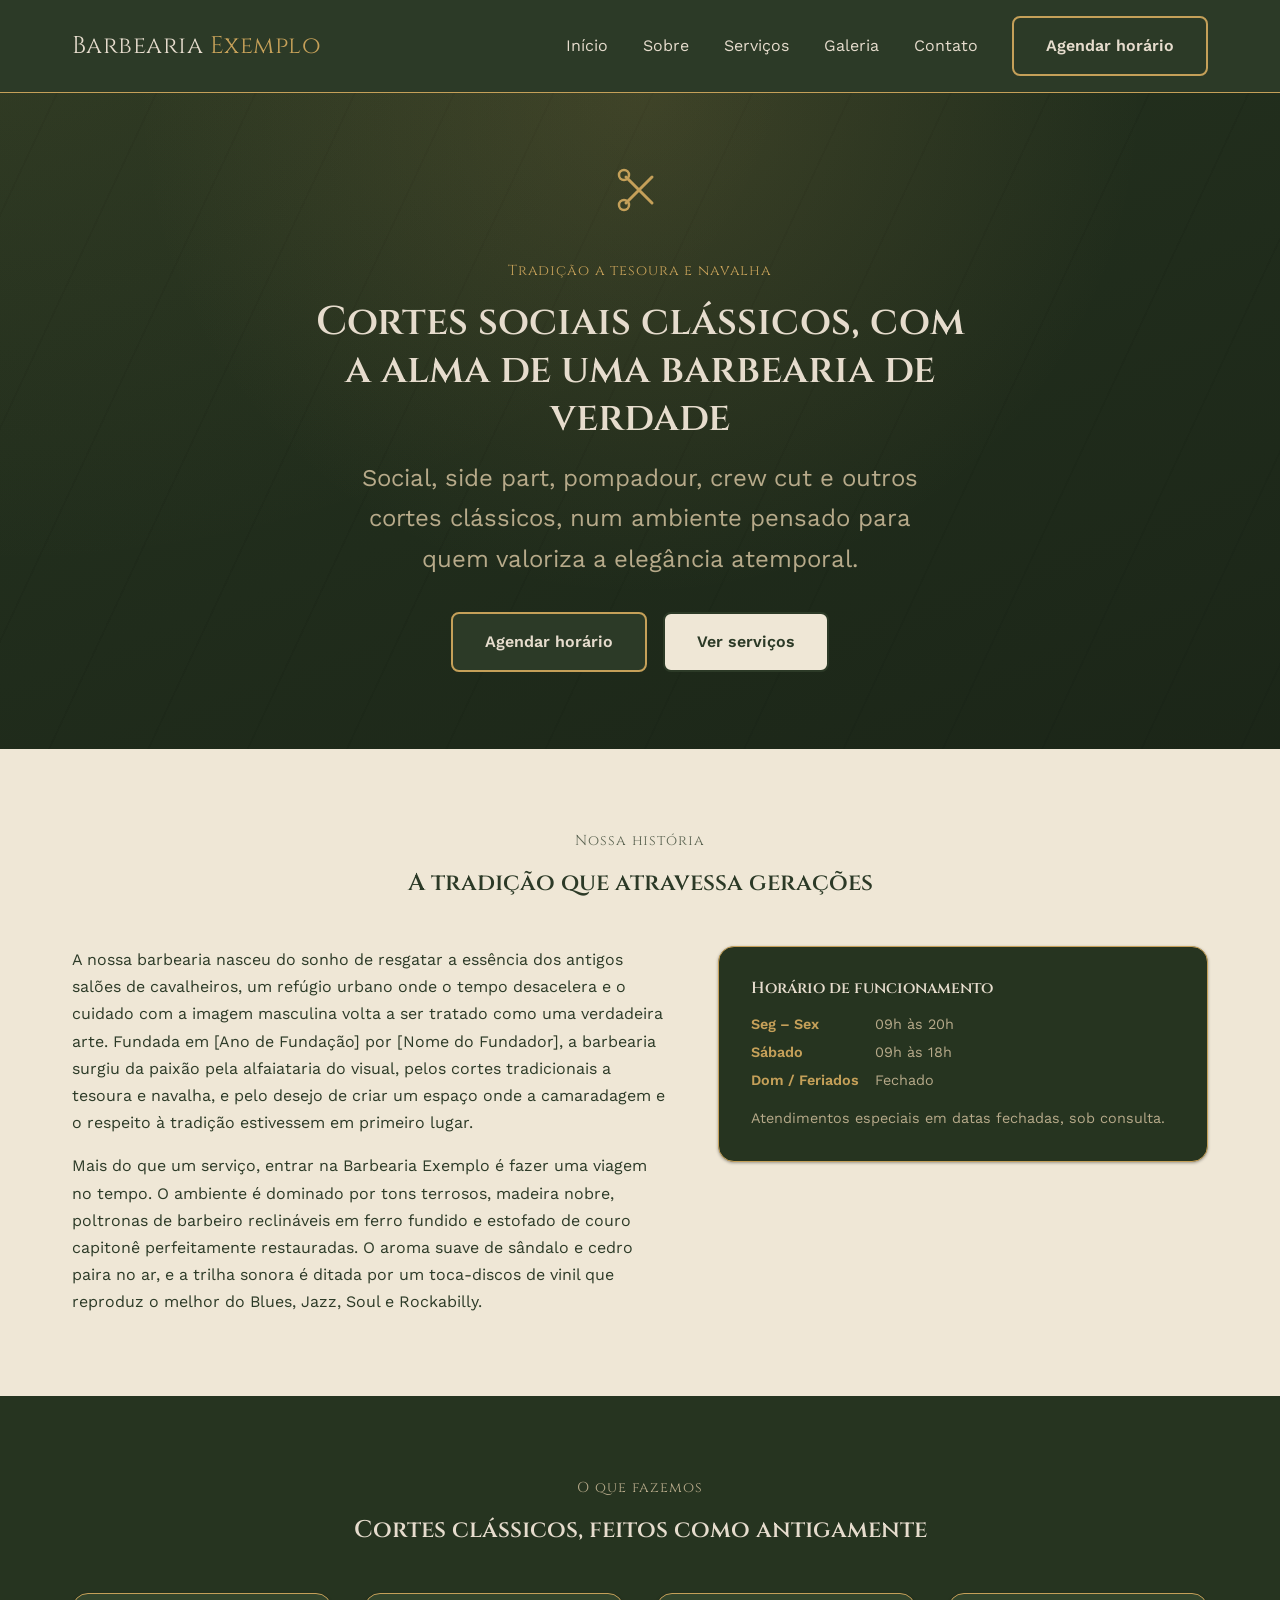
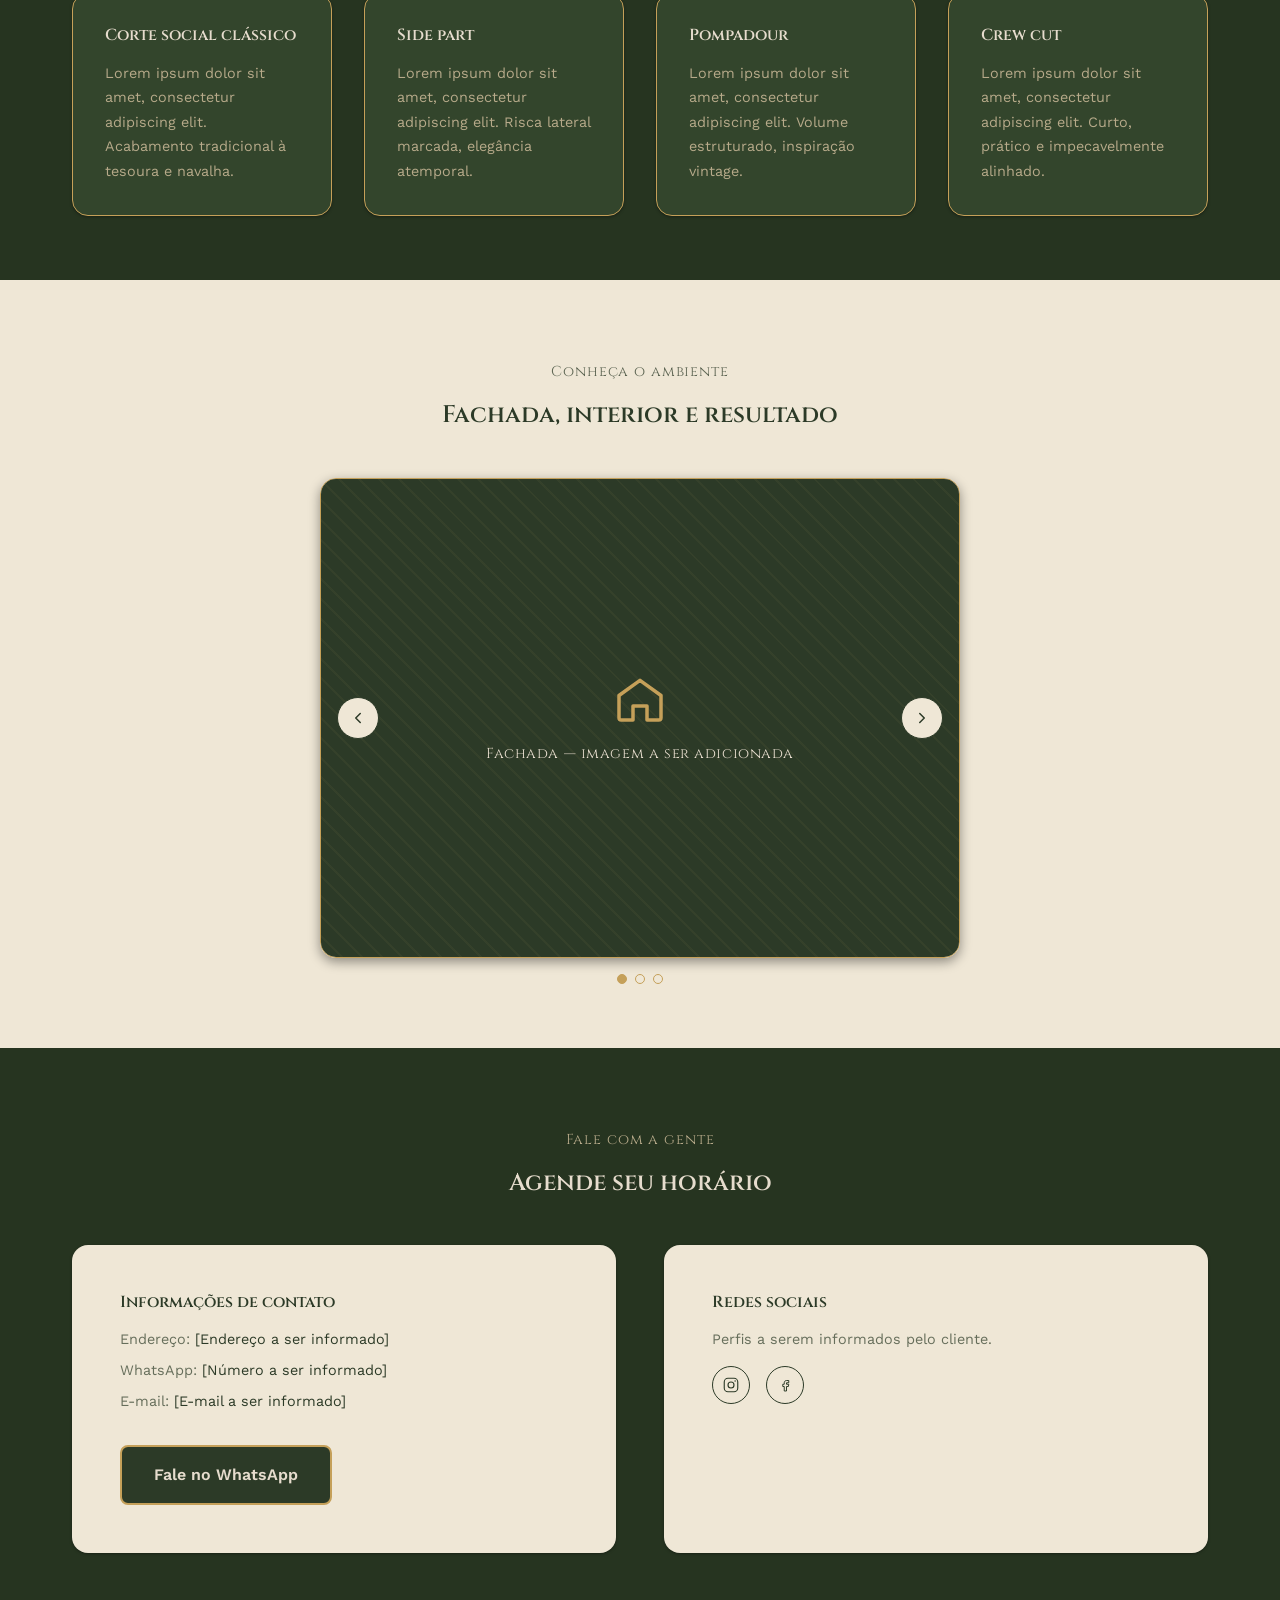
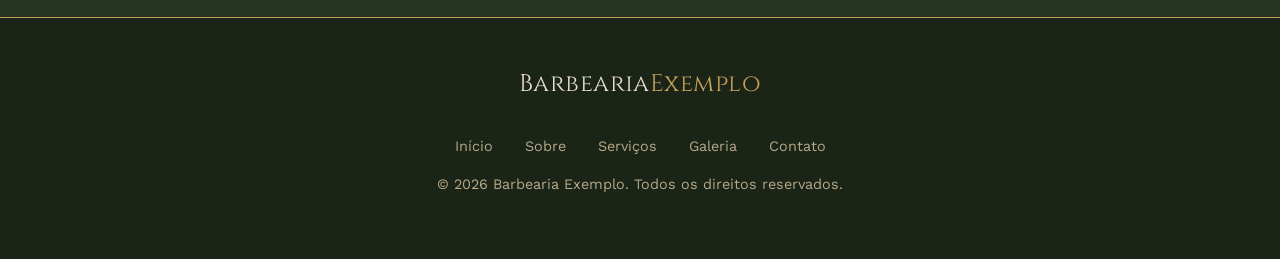
<file: barbearia_exemplo/index.html>
<!DOCTYPE html>
<html lang="pt-BR">
<head>
<meta charset="UTF-8">
<meta name="viewport" content="width=device-width, initial-scale=1.0">
<title>Barbearia Exemplo | Cortes Sociais Clássicos</title>
<meta name="description" content="Barbearia Exemplo: cortes sociais clássicos — social, side part, pompadour e crew cut — em um ambiente que resgata a tradição das antigas barbearias. Agende seu horário.">
<link rel="icon" href="data:image/svg+xml,%3Csvg xmlns='http://www.w3.org/2000/svg' viewBox='0 0 64 64'%3E%3Crect width='64' height='64' rx='10' fill='%232C3A27'/%3E%3Cpath d='M18 20 L44 46 M44 20 L18 46' stroke='%23C5A059' stroke-width='4' stroke-linecap='round'/%3E%3Ccircle cx='16' cy='18' r='4' fill='none' stroke='%23C5A059' stroke-width='3'/%3E%3Ccircle cx='16' cy='48' r='4' fill='none' stroke='%23C5A059' stroke-width='3'/%3E%3C/svg%3E">
<link rel="preconnect" href="https://fonts.googleapis.com">
<link rel="preconnect" href="https://fonts.gstatic.com" crossorigin>
<link href="https://fonts.googleapis.com/css2?family=Cinzel:wght@500;600;700&family=Work+Sans:wght@400;500;600&display=swap" rel="stylesheet">
<style>

/* ==========================================================
   OBSERVAÇÕES PARA O DESENVOLVEDOR (não removidas do briefing):
   - "Sobre" e "Service": textos oficiais não foram enviados pelo
     cliente. Usei o texto de história fornecido na pergunta livre
     do formulário para a seção Sobre, mantendo os colchetes
     [Ano de Fundação] / [Nome do Fundador] como no original.
   - Endereço, WhatsApp e redes sociais não foram informados.
     Campos deixados como placeholders entre colchetes — substituir
     pelos dados reais antes de publicar.
   - Nenhuma imagem foi enviada: Hero e Galeria usam blocos de
     placeholder ilustrados em CSS/SVG.
   - Novo token de projeto adicionado: --color-accent (latão/bronze
     #C5A059), usado para detalhes, bordas e ícones. Sugerido para
     inclusão futura em SYSTEM_DESIGN.md caso se repita em outros
     clientes com pedido de "detalhes" em cor secundária.
   ========================================================== */

:root{
    /* --- BRAND COLORS (Client Brief: Barbearia Exemplo) --- */
    --base-color: #2C3A27;      /* verde musgo — cor principal */
    --secondary-color: #E6DCCD; /* creme — cor secundária / texto sobre fundo escuro */
    --color-accent: #C5A059;    /* latão — detalhamentos (token novo, ver nota acima) */

    /* --- FUNCTIONAL / NEUTRAL COLORS ---
       Sobrescritas: o Client Brief pede um site de fundo escuro
       (degradê verde musgo), o que exige inverter a paleta neutra
       padrão (clara) para manter contraste e legibilidade. */
    --color-text: #EFE9DC;
    --color-text-muted: #B7AA8A;
    --color-background: #263420;
    --color-background-end: #1A2417;
    --color-surface: #EFE7D6;        /* "pergaminho" — cards e blocos elevados */
    --color-surface-on-dark: #33452C;/* superfície elevada sobre fundo escuro */
    --color-border: var(--color-accent);

    /* --- STATE COLORS --- */
    --color-success: #3f8f4d;
    --color-error: #c62828;
    --color-hover-overlay: rgba(0, 0, 0, 0.06);

    /* --- SPACING --- */
    --space-s: 1rem;
    --space-m: 2rem;
    --space-l: 3rem;
    --space-xl: 4rem;

    /* --- FONTS --- */
    --font-title: 'Cinzel', serif;
    --font-body: 'Work Sans', system-ui, sans-serif;

    --text-s: 0.9rem;
    --text-m: 1rem;
    --text-l: 1.5rem;
    --text-xl: 2.5rem;

    --line-height-tight: 1.2;
    --line-height-normal: 1.5;
    --line-height-relaxed: 1.7;

    /* --- BORDER RADIUS --- */
    --border-radius-s: 8px;
    --border-radius-m: 16px;
    --border-radius-l: 24px;

    /* --- SHADOWS --- */
    --shadow-s: 0 1px 3px rgba(0, 0, 0, 0.35);
    --shadow-m: 0 4px 12px rgba(0, 0, 0, 0.4);
    --shadow-l: 0 8px 24px rgba(0, 0, 0, 0.5);

    /* --- EFFECTS --- */
    --transition-fast: 150ms;
    --transition-normal: 300ms;

    /* --- LAYOUT --- */
    --container-max-width: 1200px;

    --z-index-header: 100;
    --z-index-overlay: 500;
    --z-index-modal: 1000;
}

/* ==========================================================
   RESET / BASE
   ========================================================== */
*, *::before, *::after{ box-sizing: border-box; }

html{ scroll-behavior: smooth; }

body{
    margin: 0;
    font-family: var(--font-body);
    color: var(--color-text);
    line-height: var(--line-height-normal);
    background-color: var(--color-background);
    background-image:
        radial-gradient(ellipse at top left, rgba(197,160,89,0.08), transparent 45%),
        repeating-linear-gradient(115deg, rgba(0,0,0,0.06) 0px, rgba(0,0,0,0.06) 2px, transparent 2px, transparent 90px),
        linear-gradient(160deg, var(--color-background) 0%, var(--color-background-end) 100%);
    background-attachment: fixed;
}

img{ max-width: 100%; display: block; }

a{ color: inherit; }

h1, h2, h3{
    font-family: var(--font-title);
    line-height: var(--line-height-tight);
    margin: 0;
    font-weight: 600;
}

p{ margin: 0 0 var(--space-s) 0; }

.container{
    width: 100%;
    max-width: var(--container-max-width);
    margin-inline: auto;
    padding-inline: var(--space-m);
}

section{ padding-block: var(--space-xl); }

:focus-visible{
    outline: 3px solid var(--color-accent);
    outline-offset: 3px;
}

.visually-hidden{
    position: absolute;
    width: 1px; height: 1px;
    padding: 0; margin: -1px;
    overflow: hidden;
    clip: rect(0,0,0,0);
    white-space: nowrap; border: 0;
}

.eyebrow{
    color: var(--color-accent);
    font-family: var(--font-title);
    font-size: var(--text-s);
    letter-spacing: 0.06em;
}

/* ==========================================================
   BUTTONS
   ========================================================== */
.btn{
    display: inline-flex;
    align-items: center;
    gap: 0.5rem;
    font-family: var(--font-body);
    font-size: var(--text-m);
    font-weight: 600;
    padding: var(--space-s) var(--space-m);
    border-radius: var(--border-radius-s);
    border: 2px solid transparent;
    cursor: pointer;
    text-decoration: none;
    transition: background-color var(--transition-fast), color var(--transition-fast), transform var(--transition-fast);
}

.btn:hover{ transform: translateY(-1px); }

.btn--primary{
    background-color: var(--base-color);
    color: var(--secondary-color);
    border-color: var(--color-accent);
}
.btn--primary:hover{ background-color: color-mix(in srgb, var(--base-color) 85%, var(--color-hover-overlay) 30%); }

.btn--secondary{
    background-color: var(--color-surface);
    color: var(--base-color);
    border-color: var(--base-color);
}
.btn--secondary:hover{ background-color: color-mix(in srgb, var(--color-surface) 90%, black 6%); }

.btn:disabled,
.btn[aria-disabled="true"]{
    opacity: 0.5;
    pointer-events: none;
}

/* ==========================================================
   HEADER — simple_header (nenhuma preferência definida no Brief)
   Sticky: mantido visível pois o CTA de agendamento se beneficia
   de acesso persistente (COMPONENT_RULE, seção Sticky Behavior).
   ========================================================== */
.site-header{
    position: sticky;
    top: 0;
    z-index: var(--z-index-header);
    background-color: var(--base-color);
    border-bottom: 1px solid var(--color-accent);
}

.site-header__inner{
    display: flex;
    justify-content: space-evenly;
    align-items: center;
    gap: var(--space-m);
    padding-block: var(--space-s);
}

.brand{
    font-family: var(--font-title);
    font-size: var(--text-l);
    color: var(--secondary-color);
    text-decoration: none;
    letter-spacing: 0.02em;
    margin-right: auto;
}

.brand span{ color: var(--color-accent); }

.nav{
    display: flex;
    align-items: center;
    gap: var(--space-m);
}

.nav__list{
    list-style: none;
    display: flex;
    gap: var(--space-m);
    margin: 0;
    padding: 0;
}

.nav__list a{
    text-decoration: none;
    color: var(--secondary-color);
    font-size: var(--text-m);
    padding: 0.25rem 0.1rem;
    border-bottom: 2px solid transparent;
    transition: border-color var(--transition-fast), color var(--transition-fast);
}

.nav__list a:hover{ border-color: var(--color-accent); }

.nav__toggle{
    display: none;
    background: transparent;
    border: 2px solid var(--color-accent);
    border-radius: var(--border-radius-s);
    width: 44px;
    height: 40px;
    position: relative;
    cursor: pointer;
}

.nav__toggle span,
.nav__toggle span::before,
.nav__toggle span::after{
    content: "";
    position: absolute;
    left: 9px;
    right: 9px;
    height: 2px;
    background-color: var(--secondary-color);
    transition: transform var(--transition-fast);
}
.nav__toggle span{ top: 19px; }
.nav__toggle span::before{ top: -7px; }
.nav__toggle span::after{ top: 7px; }

.header-cta{ display: inline-flex; }

/* ==========================================================
   HERO
   ========================================================== */
.hero{
    position: relative;
    padding-block: var(--space-xl) calc(var(--space-xl) * 1.2);
    text-align: center;
    overflow: hidden;
}

.hero::before{
    content: "";
    position: absolute;
    inset: 0;
    background:
        radial-gradient(circle at 50% 0%, rgba(197,160,89,0.16), transparent 55%);
    pointer-events: none;
}

.hero__mark{
    width: 64px;
    height: 64px;
    margin: 0 auto var(--space-m);
    color: var(--color-accent);
}

.hero__content{
    position: relative;
    max-width: 46rem;
    margin-inline: auto;
}

.hero h1{
    font-size: var(--text-xl);
    color: var(--secondary-color);
}

.hero__subtitle{
    font-size: var(--text-l);
    color: var(--color-text-muted);
    max-width: 38rem;
    margin: var(--space-s) auto var(--space-m);
    font-family: var(--font-body);
    line-height: var(--line-height-relaxed);
}

.hero__actions{
    display: flex;
    justify-content: center;
    gap: var(--space-s);
    flex-wrap: wrap;
}

@media (max-width: 480px){
    .hero h1{ font-size: 1.9rem; }
    .hero__subtitle{ font-size: var(--text-m); }
}

/* ==========================================================
   SEÇÕES GERAIS
   ========================================================== */
.section-heading{
    text-align: center;
    max-width: 40rem;
    margin-inline: auto;
    margin-bottom: var(--space-l);
}

.section-heading h2{
    font-size: var(--text-l);
    color: var(--secondary-color);
    margin-top: 0.35rem;
}

.section-heading p{
    color: var(--color-text-muted);
    margin-top: var(--space-s);
    line-height: var(--line-height-relaxed);
}

.section--surface{
    background-color: var(--color-surface);
    color: var(--base-color);
}
.section--surface .section-heading h2{ color: var(--base-color); }
.section--surface .eyebrow{ color: color-mix(in srgb, var(--color-accent) 80%, black 15%); }
.section--surface .section-heading p{ color: color-mix(in srgb, var(--base-color) 75%, transparent); }

/* ==========================================================
   SOBRE
   ========================================================== */
.about__grid{
    display: grid;
    grid-template-columns: 1.1fr 0.9fr;
    gap: var(--space-l);
    align-items: start;
}

.about__text p{
    max-width: 62ch;
    line-height: var(--line-height-relaxed);
}

.about__hours{
    background-color: var(--color-background);
    color: var(--color-text);
    border: 1px solid var(--color-accent);
    border-radius: var(--border-radius-m);
    padding: var(--space-m);
    box-shadow: var(--shadow-s);
}

.about__hours h3{
    font-size: var(--text-m);
    color: var(--secondary-color);
    margin-bottom: var(--space-s);
}

.about__hours dl{
    display: grid;
    grid-template-columns: auto 1fr;
    gap: 0.4rem var(--space-s);
    margin: 0;
    font-size: var(--text-s);
}

.about__hours dt{ color: var(--color-accent); font-weight: 600; }
.about__hours dd{ margin: 0; color: var(--color-text-muted); }

@media (max-width: 768px){
    .about__grid{ grid-template-columns: 1fr; }
}

/* ==========================================================
   SERVIÇOS
   ========================================================== */
.services__grid{
    display: grid;
    grid-template-columns: repeat(auto-fit, minmax(220px, 1fr));
    gap: var(--space-m);
}

.card{
    background-color: var(--color-surface-on-dark);
    border: 1px solid var(--color-accent);
    border-radius: var(--border-radius-m);
    padding: var(--space-m);
    box-shadow: var(--shadow-s);
}

.card h3{
    font-size: var(--text-m);
    color: var(--secondary-color);
    margin-bottom: var(--space-s);
}

.card p{
    color: var(--color-text-muted);
    font-size: var(--text-s);
    line-height: var(--line-height-relaxed);
    margin-bottom: 0;
}

/* ==========================================================
   GALERIA / CARROSSEL
   ========================================================== */
.gallery{
    position: relative;
    max-width: 40rem;
    margin-inline: auto;
}

.carousel{
    position: relative;
    border-radius: var(--border-radius-m);
    overflow: hidden;
    border: 1px solid var(--color-accent);
    box-shadow: var(--shadow-m);
}

.carousel__track{
    display: flex;
    transition: transform var(--transition-normal) ease;
}

.carousel__slide{
    flex: 0 0 100%;
    aspect-ratio: 4 / 3;
    display: flex;
    flex-direction: column;
    align-items: center;
    justify-content: center;
    gap: var(--space-s);
    background:
        repeating-linear-gradient(45deg, rgba(197,160,89,0.06) 0 2px, transparent 2px 14px),
        var(--base-color);
    color: var(--color-text-muted);
}

.carousel__slide svg{ width: 56px; height: 56px; color: var(--color-accent); }
.carousel__slide span{
    font-family: var(--font-title);
    color: var(--secondary-color);
    font-size: var(--text-s);
    letter-spacing: 0.04em;
}

.carousel__btn{
    position: absolute;
    top: 50%;
    transform: translateY(-50%);
    background-color: var(--color-surface);
    color: var(--base-color);
    border: 1px solid var(--base-color);
    width: 42px;
    height: 42px;
    border-radius: 50%;
    cursor: pointer;
    display: flex;
    align-items: center;
    justify-content: center;
    transition: background-color var(--transition-fast);
}
.carousel__btn:hover{ background-color: var(--color-accent); border-color: var(--color-accent); color: var(--base-color); }
.carousel__btn--prev{ left: var(--space-s); }
.carousel__btn--next{ right: var(--space-s); }

.carousel__dots{
    display: flex;
    justify-content: center;
    gap: 0.5rem;
    margin-top: var(--space-s);
}

.carousel__dot{
    width: 10px;
    height: 10px;
    border-radius: 50%;
    border: 1px solid var(--color-accent);
    background: transparent;
    cursor: pointer;
    padding: 0;
}
.carousel__dot[aria-current="true"]{ background-color: var(--color-accent); }

/* ==========================================================
   CONTATO
   ========================================================== */
.contact__grid{
    display: grid;
    grid-template-columns: 1fr 1fr;
    gap: var(--space-l);
}

.contact__card{
    background-color: var(--color-surface);
    color: var(--base-color);
    border-radius: var(--border-radius-m);
    padding: var(--space-l);
    box-shadow: var(--shadow-s);
}

.contact__card h3{
    font-size: var(--text-m);
    margin-bottom: var(--space-s);
}

.contact__list{
    list-style: none;
    margin: 0 0 var(--space-m);
    padding: 0;
    display: flex;
    flex-direction: column;
    gap: 0.6rem;
    font-size: var(--text-s);
}

.contact__list span{ color: color-mix(in srgb, var(--base-color) 70%, transparent); }

.social{
    display: flex;
    gap: var(--space-s);
}

.social a{
    width: 38px; height: 38px;
    border-radius: 50%;
    border: 1px solid var(--base-color);
    display: flex; align-items: center; justify-content: center;
    text-decoration: none;
}
.social svg{ width: 18px; height: 18px; }

@media (max-width: 768px){
    .contact__grid{ grid-template-columns: 1fr; }
}

/* ==========================================================
   FOOTER
   ========================================================== */
.site-footer{
    background-color: #1A2417;
    color: var(--color-text-muted);
    padding-block: var(--space-l);
    text-align: center;
    border-top: 1px solid var(--color-accent);
}

.site-footer .brand{ margin-right: 0; display: inline-flex; margin-bottom: var(--space-s); }

.footer__nav{
    list-style: none;
    display: flex;
    justify-content: center;
    gap: var(--space-m);
    padding: 0;
    margin: var(--space-s) 0;
    flex-wrap: wrap;
}
.footer__nav a{ text-decoration: none; color: var(--color-text-muted); font-size: var(--text-s); }
.footer__nav a:hover{ color: var(--color-accent); }

.footer__note{ font-size: var(--text-s); margin-top: var(--space-s); }

/* ==========================================================
   RESPONSIVE — NAV MOBILE (abaixo do breakpoint tablet: 768px)
   ========================================================== */
@media (max-width: 768px){
    .nav__toggle{ display: inline-block; }

    .nav__list{
        position: absolute;
        top: 100%;
        left: 0;
        right: 0;
        flex-direction: column;
        background-color: var(--base-color);
        border-top: 1px solid var(--color-accent);
        padding: var(--space-m);
        gap: var(--space-s);
        z-index: var(--z-index-overlay);
    }

    .nav[data-open="false"] .nav__list{ display: none; }
    .nav[data-open="true"] .nav__list{ display: flex; }

    .header-cta{ display: none; }
}
</style>
</head>
<body>

<header class="site-header">
  <div class="container site-header__inner">
    <a class="brand" href="#hero">Barbearia <span>Exemplo</span></a>

    <nav class="nav" data-open="false" aria-label="Navegação principal">
      <button class="nav__toggle" type="button" aria-expanded="false" aria-controls="nav-list" id="nav-toggle">
        <span></span>
        <span class="visually-hidden">Abrir menu</span>
      </button>
      <ul class="nav__list" id="nav-list">
        <li><a href="#hero">Início</a></li>
        <li><a href="#sobre">Sobre</a></li>
        <li><a href="#servicos">Serviços</a></li>
        <li><a href="#galeria">Galeria</a></li>
        <li><a href="#contato">Contato</a></li>
      </ul>
    </nav>

    <a class="btn btn--primary header-cta" href="#contato">Agendar horário</a>
  </div>
</header>

<main>

  <!-- HERO -->
  <section class="hero" id="hero">
    <div class="container hero__content">
      <svg class="hero__mark" viewBox="0 0 64 64" fill="none" aria-hidden="true">
        <path d="M18 20 L44 46 M44 20 L18 46" stroke="currentColor" stroke-width="3" stroke-linecap="round"/>
        <circle cx="16" cy="18" r="5" fill="none" stroke="currentColor" stroke-width="2.5"/>
        <circle cx="16" cy="48" r="5" fill="none" stroke="currentColor" stroke-width="2.5"/>
      </svg>
      <p class="eyebrow">Tradição a tesoura e navalha</p>
      <h1>Cortes sociais clássicos, com a alma de uma barbearia de verdade</h1>
      <p class="hero__subtitle">Social, side part, pompadour, crew cut e outros cortes clássicos, num ambiente pensado para quem valoriza a elegância atemporal.</p>
      <div class="hero__actions">
        <a class="btn btn--primary" href="#contato">Agendar horário</a>
        <a class="btn btn--secondary" href="#servicos">Ver serviços</a>
      </div>
    </div>
  </section>

  <!-- SOBRE -->
  <section class="section--surface" id="sobre">
    <div class="container">
      <div class="section-heading">
        <p class="eyebrow">Nossa história</p>
        <h2>A tradição que atravessa gerações</h2>
      </div>

      <div class="about__grid">
        <div class="about__text">
          <p>A nossa barbearia nasceu do sonho de resgatar a essência dos antigos salões de cavalheiros, um refúgio urbano onde o tempo desacelera e o cuidado com a imagem masculina volta a ser tratado como uma verdadeira arte. Fundada em [Ano de Fundação] por [Nome do Fundador], a barbearia surgiu da paixão pela alfaiataria do visual, pelos cortes tradicionais a tesoura e navalha, e pelo desejo de criar um espaço onde a camaradagem e o respeito à tradição estivessem em primeiro lugar.</p>
          <p>Mais do que um serviço, entrar na Barbearia Exemplo é fazer uma viagem no tempo. O ambiente é dominado por tons terrosos, madeira nobre, poltronas de barbeiro reclináveis em ferro fundido e estofado de couro capitonê perfeitamente restauradas. O aroma suave de sândalo e cedro paira no ar, e a trilha sonora é ditada por um toca-discos de vinil que reproduz o melhor do Blues, Jazz, Soul e Rockabilly.</p>
        </div>

        <div class="about__hours">
          <h3>Horário de funcionamento</h3>
          <dl>
            <dt>Seg – Sex</dt><dd>09h às 20h</dd>
            <dt>Sábado</dt><dd>09h às 18h</dd>
            <dt>Dom / Feriados</dt><dd>Fechado</dd>
          </dl>
          <p style="margin-top: var(--space-s); margin-bottom: 0; font-size: var(--text-s); color: var(--color-text-muted);">Atendimentos especiais em datas fechadas, sob consulta.</p>
        </div>
      </div>
    </div>
  </section>

  <!-- SERVIÇOS -->
  <section id="servicos">
    <div class="container">
      <div class="section-heading">
        <p class="eyebrow">O que fazemos</p>
        <h2>Cortes clássicos, feitos como antigamente</h2>
      </div>

      <div class="services__grid">
        <article class="card">
          <h3>Corte social clássico</h3>
          <p>Lorem ipsum dolor sit amet, consectetur adipiscing elit. Acabamento tradicional à tesoura e navalha.</p>
        </article>
        <article class="card">
          <h3>Side part</h3>
          <p>Lorem ipsum dolor sit amet, consectetur adipiscing elit. Risca lateral marcada, elegância atemporal.</p>
        </article>
        <article class="card">
          <h3>Pompadour</h3>
          <p>Lorem ipsum dolor sit amet, consectetur adipiscing elit. Volume estruturado, inspiração vintage.</p>
        </article>
        <article class="card">
          <h3>Crew cut</h3>
          <p>Lorem ipsum dolor sit amet, consectetur adipiscing elit. Curto, prático e impecavelmente alinhado.</p>
        </article>
      </div>
    </div>
  </section>

  <!-- GALERIA -->
  <section class="section--surface" id="galeria">
    <div class="container">
      <div class="section-heading">
        <p class="eyebrow">Conheça o ambiente</p>
        <h2>Fachada, interior e resultado</h2>
      </div>

      <div class="gallery">
        <div class="carousel" role="region" aria-roledescription="carrossel" aria-label="Galeria de imagens da barbearia">
          <div class="carousel__track" id="carousel-track">
            <div class="carousel__slide" role="group" aria-roledescription="slide" aria-label="1 de 3">
              <svg viewBox="0 0 24 24" fill="none" aria-hidden="true"><path d="M3 10.5 12 4l9 6.5V20a1 1 0 0 1-1 1h-5v-6H9v6H4a1 1 0 0 1-1-1z" stroke="currentColor" stroke-width="1.5" stroke-linejoin="round"/></svg>
              <span>Fachada — imagem a ser adicionada</span>
            </div>
            <div class="carousel__slide" role="group" aria-roledescription="slide" aria-label="2 de 3">
              <svg viewBox="0 0 24 24" fill="none" aria-hidden="true"><path d="M4 4h16v16H4z" stroke="currentColor" stroke-width="1.5"/><path d="M4 15l4-4 4 4 4-6 4 6" stroke="currentColor" stroke-width="1.5" stroke-linejoin="round"/></svg>
              <span>Interior — imagem a ser adicionada</span>
            </div>
            <div class="carousel__slide" role="group" aria-roledescription="slide" aria-label="3 de 3">
              <svg viewBox="0 0 24 24" fill="none" aria-hidden="true"><path d="M6 9l6-6 3 3-6 6M9 9l6 9-3 3-6-9M3 21l4-1-3-3z" stroke="currentColor" stroke-width="1.5" stroke-linejoin="round"/></svg>
              <span>Exemplo de corte — imagem a ser adicionada</span>
            </div>
          </div>

          <button class="carousel__btn carousel__btn--prev" type="button" aria-label="Imagem anterior" id="carousel-prev">
            <svg width="18" height="18" viewBox="0 0 24 24" fill="none" aria-hidden="true"><path d="M15 6l-6 6 6 6" stroke="currentColor" stroke-width="2" stroke-linecap="round" stroke-linejoin="round"/></svg>
          </button>
          <button class="carousel__btn carousel__btn--next" type="button" aria-label="Próxima imagem" id="carousel-next">
            <svg width="18" height="18" viewBox="0 0 24 24" fill="none" aria-hidden="true"><path d="M9 6l6 6-6 6" stroke="currentColor" stroke-width="2" stroke-linecap="round" stroke-linejoin="round"/></svg>
          </button>
        </div>

        <div class="carousel__dots" id="carousel-dots"></div>
        <p class="visually-hidden" role="status" aria-live="polite" id="carousel-status"></p>
      </div>
    </div>
  </section>

  <!-- CONTATO -->
  <section id="contato">
    <div class="container">
      <div class="section-heading">
        <p class="eyebrow">Fale com a gente</p>
        <h2>Agende seu horário</h2>
      </div>

      <div class="contact__grid">
        <div class="contact__card">
          <h3>Informações de contato</h3>
          <ul class="contact__list">
            <li><span>Endereço:</span> [Endereço a ser informado]</li>
            <li><span>WhatsApp:</span> [Número a ser informado]</li>
            <li><span>E-mail:</span> [E-mail a ser informado]</li>
          </ul>
          <a class="btn btn--primary" href="https://wa.me/5500000000000" target="_blank" rel="noopener noreferrer">Fale no WhatsApp</a>
        </div>

        <div class="contact__card">
          <h3>Redes sociais</h3>
          <p style="font-size: var(--text-s); color: color-mix(in srgb, var(--base-color) 70%, transparent);">Perfis a serem informados pelo cliente.</p>
          <div class="social">
            <a href="#" aria-label="Instagram (link a definir)">
              <svg viewBox="0 0 24 24" fill="none" aria-hidden="true"><rect x="3" y="3" width="18" height="18" rx="5" stroke="currentColor" stroke-width="1.5"/><circle cx="12" cy="12" r="4" stroke="currentColor" stroke-width="1.5"/><circle cx="17.5" cy="6.5" r="1" fill="currentColor"/></svg>
            </a>
            <a href="#" aria-label="Facebook (link a definir)">
              <svg viewBox="0 0 24 24" fill="none" aria-hidden="true"><path d="M14 9h3V6h-3c-1.7 0-3 1.3-3 3v2H9v3h2v6h3v-6h2.5l.5-3H14V9z" stroke="currentColor" stroke-width="1.3" stroke-linejoin="round"/></svg>
            </a>
          </div>
        </div>
      </div>
    </div>
  </section>

</main>

<footer class="site-footer">
  <div class="container">
    <a class="brand" href="#hero">Barbearia <span>Exemplo</span></a>
    <ul class="footer__nav">
      <li><a href="#hero">Início</a></li>
      <li><a href="#sobre">Sobre</a></li>
      <li><a href="#servicos">Serviços</a></li>
      <li><a href="#galeria">Galeria</a></li>
      <li><a href="#contato">Contato</a></li>
    </ul>
    <p class="footer__note">© 2026 Barbearia Exemplo. Todos os direitos reservados.</p>
  </div>
</footer>

<script>
(function(){
  // Menu mobile
  var toggle = document.getElementById('nav-toggle');
  var nav = toggle.closest('.nav');
  toggle.addEventListener('click', function(){
    var isOpen = nav.getAttribute('data-open') === 'true';
    nav.setAttribute('data-open', String(!isOpen));
    toggle.setAttribute('aria-expanded', String(!isOpen));
  });
  nav.querySelectorAll('.nav__list a').forEach(function(link){
    link.addEventListener('click', function(){
      nav.setAttribute('data-open', 'false');
      toggle.setAttribute('aria-expanded', 'false');
    });
  });

  // Carrossel
  var track = document.getElementById('carousel-track');
  var slides = Array.prototype.slice.call(track.children);
  var prevBtn = document.getElementById('carousel-prev');
  var nextBtn = document.getElementById('carousel-next');
  var dotsWrap = document.getElementById('carousel-dots');
  var status = document.getElementById('carousel-status');
  var labels = ['Fachada', 'Interior', 'Exemplo de corte'];
  var index = 0;

  slides.forEach(function(_, i){
    var dot = document.createElement('button');
    dot.className = 'carousel__dot';
    dot.type = 'button';
    dot.setAttribute('aria-label', 'Ir para imagem ' + (i + 1) + ': ' + labels[i]);
    dot.addEventListener('click', function(){ goTo(i); });
    dotsWrap.appendChild(dot);
  });
  var dots = Array.prototype.slice.call(dotsWrap.children);

  function render(){
    track.style.transform = 'translateX(-' + (index * 100) + '%)';
    dots.forEach(function(d, i){ d.setAttribute('aria-current', String(i === index)); });
    status.textContent = labels[index] + ' — imagem ' + (index + 1) + ' de ' + slides.length;
  }

  function goTo(i){
    index = (i + slides.length) % slides.length;
    render();
  }

  prevBtn.addEventListener('click', function(){ goTo(index - 1); });
  nextBtn.addEventListener('click', function(){ goTo(index + 1); });

  render();
})();
</script>

</body>
</html>
</file>
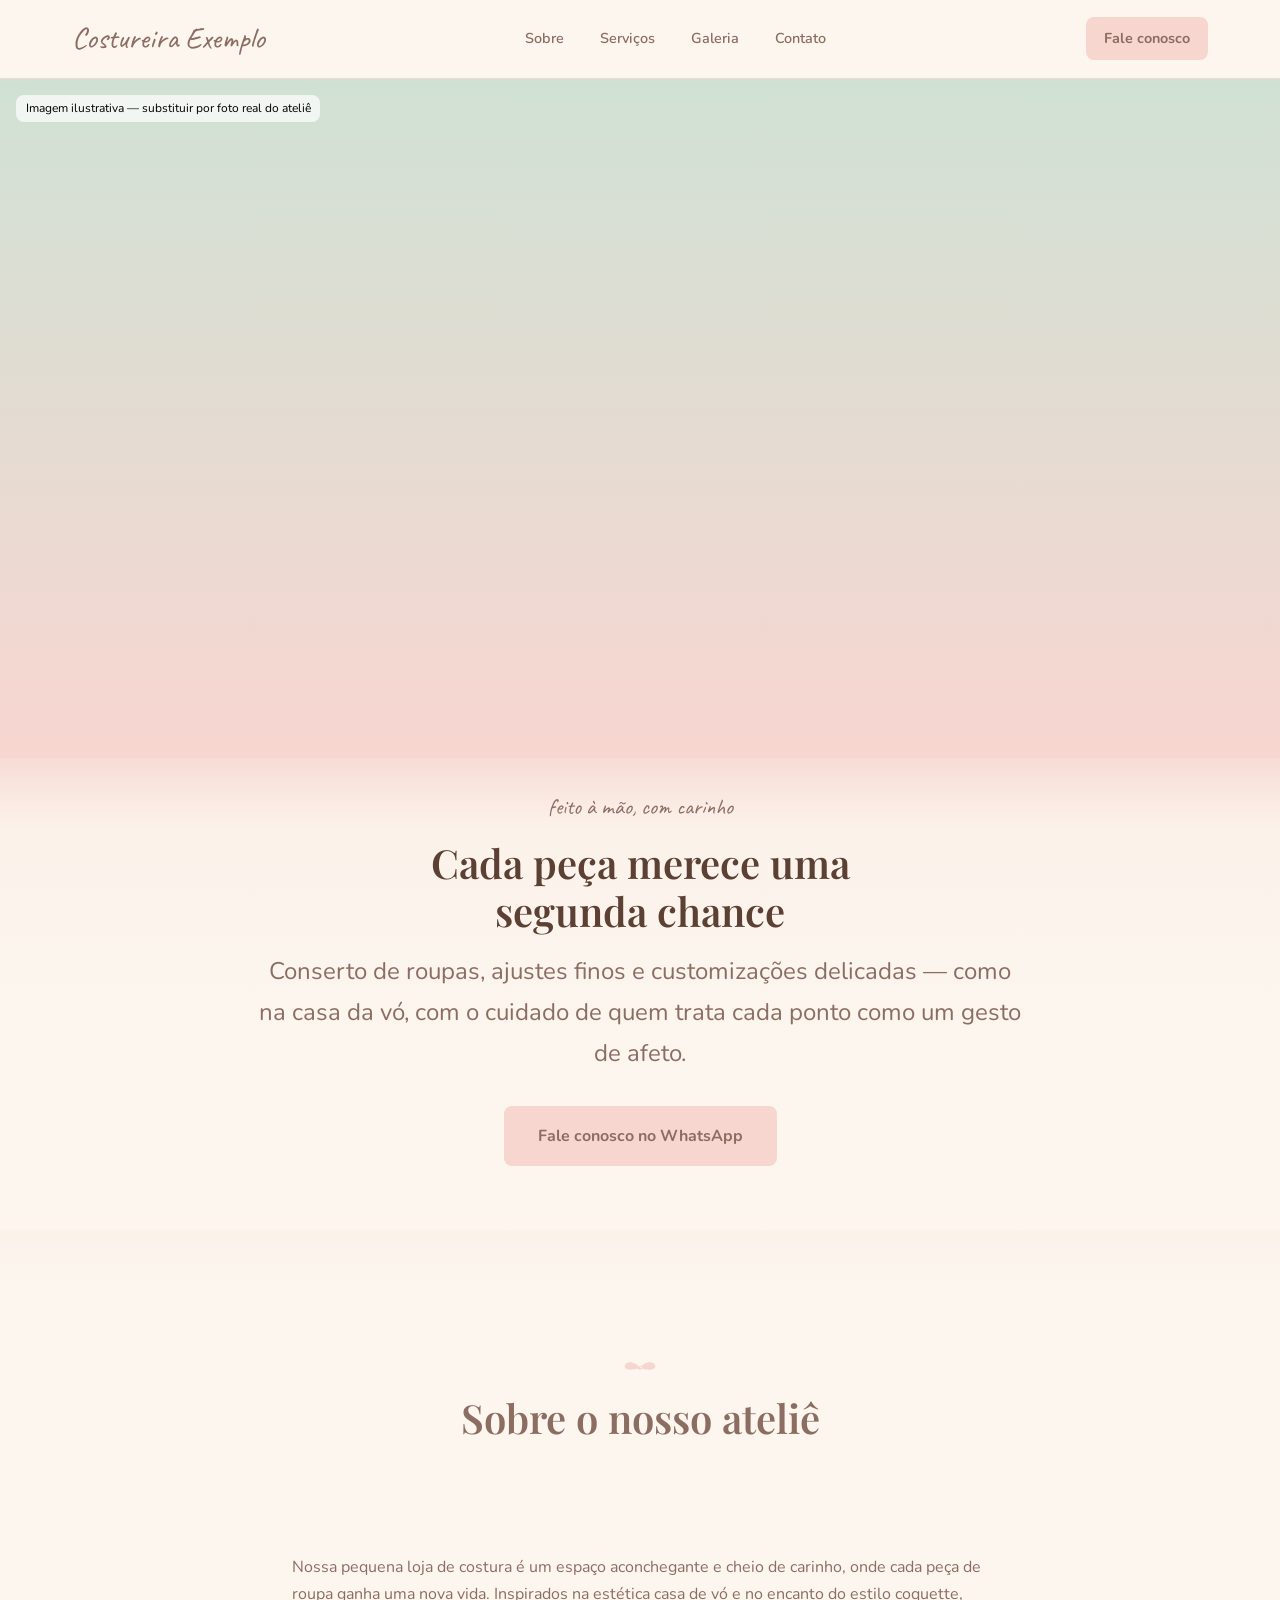
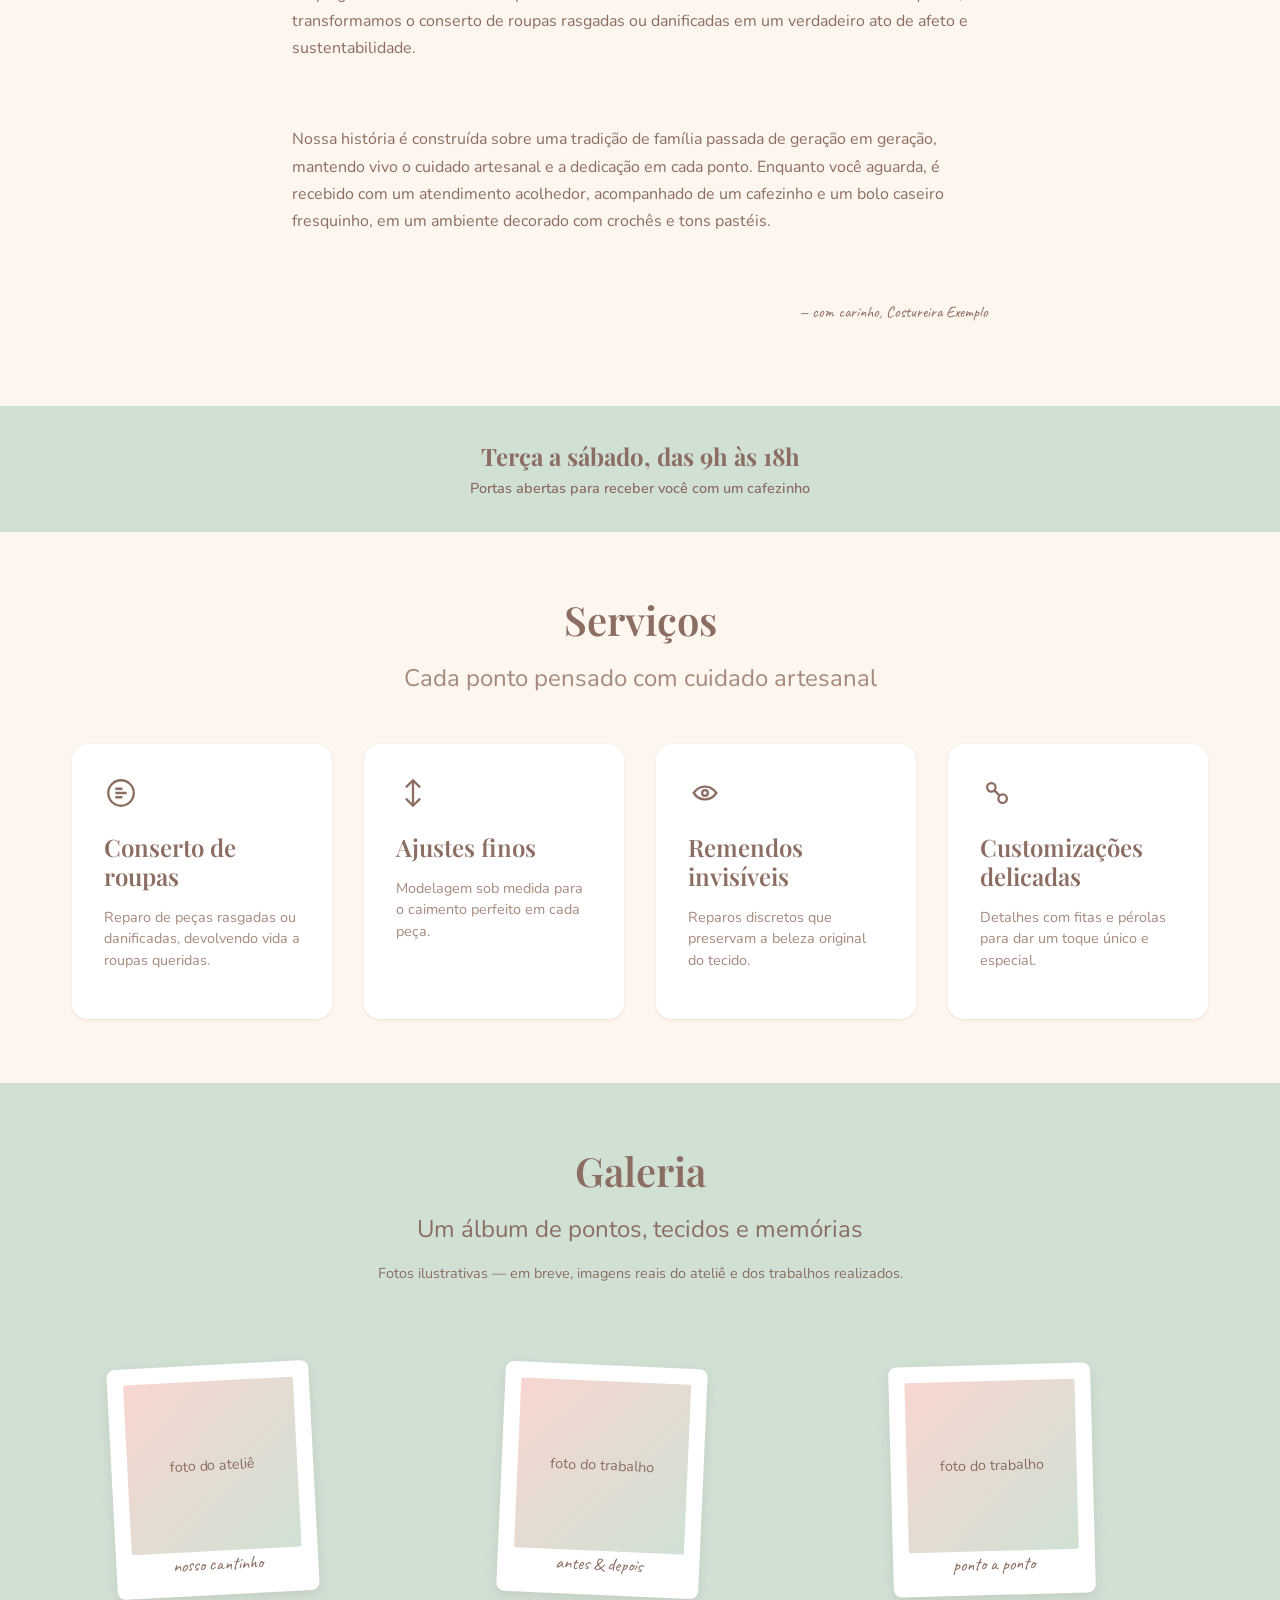
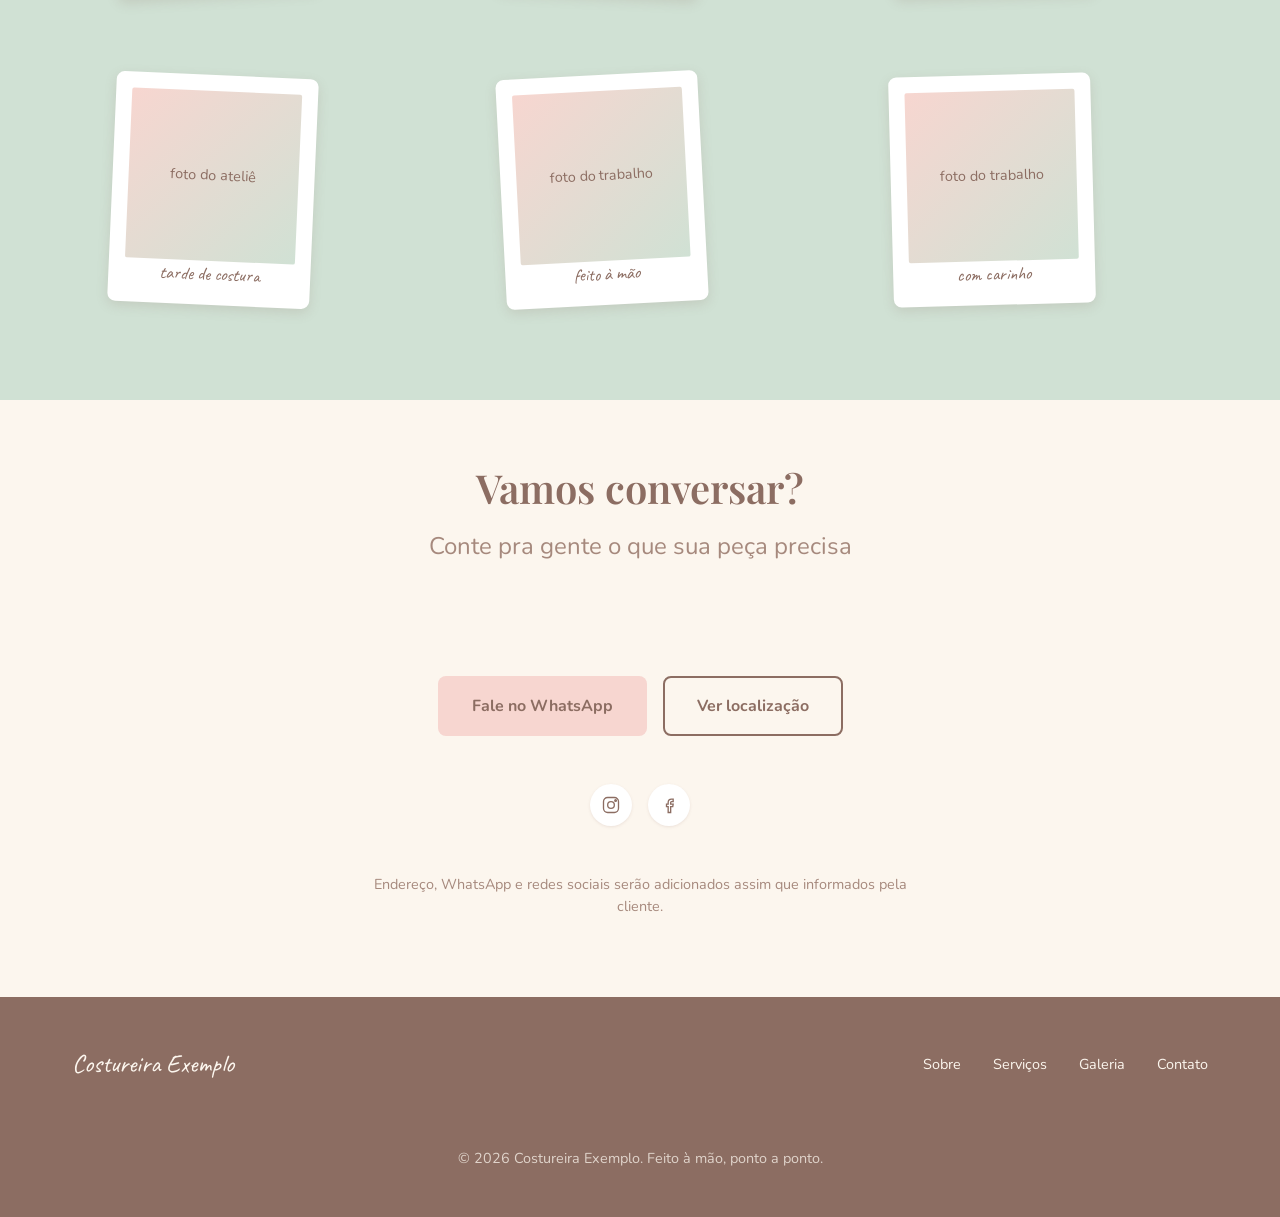
<file: costureira_exemplo/index.html>
<!DOCTYPE html>
<html lang="pt-BR">
<head>
<meta charset="UTF-8">
<meta name="viewport" content="width=device-width, initial-scale=1, viewport-fit=cover">
<title>Costureira Exemplo — Conserto e Customização de Roupas com Carinho</title>
<meta name="description" content="Ateliê de costura acolhedor especializado em conserto de roupas, ajustes finos, remendos invisíveis e customizações delicadas. Tradição de família, cuidado artesanal em cada ponto.">
<link rel="preconnect" href="https://fonts.googleapis.com">
<link rel="preconnect" href="https://fonts.gstatic.com" crossorigin>
<link href="https://fonts.googleapis.com/css2?family=Playfair+Display:ital,wght@0,500;0,600;1,500&family=Nunito:wght@400;600;700&family=Caveat:wght@500;600&display=swap" rel="stylesheet">
<style>
  :root {
    box-sizing: border-box;
    padding-top: env(safe-area-inset-top, 0px);
    padding-bottom: env(safe-area-inset-bottom, 0px);

    /* ===== Brand colors (Client Brief — Costureira Exemplo) ===== */
    --base-color: #F7D6D0;          /* Rosa Poesia — destaques, botões, laços */
    --secondary-color: #8C6D62;     /* Marrom Café com Leite — texto sobre base-color */
    --accent-tea: #D0E1D4;          /* Verde Chá — faixas e contornos secundários */

    /* ===== Neutral / functional colors ===== */
    --color-text: #8C6D62;
    --color-text-muted: #A6897D;
    --color-background: #FCF6EE;    /* Baunilha Conforto */
    --color-surface: #FFFFFF;       /* Branco Algodão */
    --color-border: #EAD9D2;

    --color-success: #2e7d32;
    --color-error: #c62828;
    --color-hover-overlay: rgba(140, 109, 98, 0.08);

    /* ===== Spacing ===== */
    --space-s: 1rem;
    --space-m: 2rem;
    --space-l: 3rem;
    --space-xl: 4rem;

    /* ===== Fonts ===== */
    --font-title: 'Playfair Display', Georgia, serif;
    --font-body: 'Nunito', system-ui, sans-serif;
    --font-accent: 'Caveat', cursive;

    --text-s: 0.9rem;
    --text-m: 1rem;
    --text-l: 1.5rem;
    --text-xl: 2.5rem;

    --line-height-tight: 1.2;
    --line-height-normal: 1.5;
    --line-height-relaxed: 1.7;

    --border-radius-s: 8px;
    --border-radius-m: 16px;
    --border-radius-l: 24px;

    --shadow-s: 0 1px 3px rgba(140, 109, 98, 0.14);
    --shadow-m: 0 4px 12px rgba(140, 109, 98, 0.18);
    --shadow-l: 0 8px 24px rgba(140, 109, 98, 0.22);

    --transition-fast: 150ms;
    --transition-normal: 300ms;

    --container-max-width: 1200px;
    --z-index-header: 100;
    --z-index-overlay: 500;
    --z-index-modal: 1000;
  }

  @media (prefers-color-scheme: dark) {
    :root:not([data-theme="light"]) {
      --color-background: #2E2019;
      --color-surface: #3B2A22;
      --color-text: #F3E7DE;
      --color-text-muted: #C9B3A6;
      --color-border: #4C3A31;
      --base-color: #C98F86;
      --secondary-color: #2E2019;
      --accent-tea: #7C9683;
      --color-hover-overlay: rgba(255, 255, 255, 0.08);
    }
  }
  :root[data-theme="dark"] {
    --color-background: #2E2019;
    --color-surface: #3B2A22;
    --color-text: #F3E7DE;
    --color-text-muted: #C9B3A6;
    --color-border: #4C3A31;
    --base-color: #C98F86;
    --secondary-color: #2E2019;
    --accent-tea: #7C9683;
    --color-hover-overlay: rgba(255, 255, 255, 0.08);
  }

  html { scroll-padding-top: env(safe-area-inset-top, 0px); scroll-behavior: smooth; }
  * { box-sizing: inherit; }
  body {
    margin: 0;
    background: var(--color-background);
    color: var(--color-text);
    font-family: var(--font-body);
    line-height: var(--line-height-normal);
    -webkit-font-smoothing: antialiased;
  }
  img { max-width: 100%; display: block; }
  h1, h2, h3 {
    font-family: var(--font-title);
    line-height: var(--line-height-tight);
    margin: 0 0 var(--space-s) 0;
    font-weight: 600;
  }
  p { margin: 0 0 var(--space-s) 0; }
  a { color: inherit; }
  .container {
    max-width: var(--container-max-width);
    margin: 0 auto;
    padding: 0 var(--space-m);
  }
  .overflow-scroll { overflow-x: auto; }

  /* ---------- Little bow divider (decorative, coquette touch) ---------- */
  .bow { display: block; margin: 0 auto var(--space-s); width: 34px; height: 20px; }
  .bow path { fill: var(--base-color); }

  /* ---------- HEADER ---------- */
  .site-header {
    position: sticky;
    top: env(safe-area-inset-top, 0px);
    z-index: var(--z-index-header);
    background: var(--color-background);
    border-bottom: 1px solid var(--color-border);
    display: flex;
    justify-content: space-evenly;
  }
  .site-header__inner {
    width: 100%;
    max-width: var(--container-max-width);
    margin: 0 auto;
    padding: var(--space-s) var(--space-m);
    display: flex;
    align-items: center;
    justify-content: space-between;
    gap: var(--space-m);
  }
  .brand {
    font-family: var(--font-accent);
    font-size: 1.9rem;
    color: var(--color-text);
    text-decoration: none;
    white-space: nowrap;
  }
  .main-nav { display: flex; align-items: center; gap: var(--space-m); }
  .main-nav__list {
    list-style: none;
    display: flex;
    gap: var(--space-m);
    margin: 0;
    padding: 0;
    font-weight: 600;
    font-size: var(--text-s);
  }
  .main-nav__list a { text-decoration: none; padding: 4px 2px; border-bottom: 2px solid transparent; transition: border-color var(--transition-fast); }
  .main-nav__list a:hover, .main-nav__list a:focus-visible { border-color: var(--base-color); }

  .nav-toggle {
    display: none;
    background: none;
    border: none;
    cursor: pointer;
    padding: var(--space-s);
    color: var(--color-text);
  }
  .nav-toggle svg { width: 24px; height: 24px; }

  .btn {
    display: inline-block;
    font-family: var(--font-body);
    font-size: var(--text-m);
    font-weight: 700;
    text-decoration: none;
    border-radius: var(--border-radius-s);
    padding: var(--space-s) var(--space-m);
    border: 2px solid transparent;
    cursor: pointer;
    transition: background var(--transition-fast), color var(--transition-fast);
  }
  .btn:focus-visible { outline: 3px solid var(--accent-tea); outline-offset: 2px; }
  .btn--primary { background: var(--base-color); color: var(--secondary-color); }
  .btn--primary:hover { background: color-mix(in srgb, var(--base-color) 88%, var(--color-text)); }
  .btn--secondary { background: transparent; color: var(--base-color, var(--color-text)); border-color: var(--color-text); color: var(--color-text); }
  .btn--secondary:hover { background: var(--color-hover-overlay); }
  .btn--small { padding: 0.55rem var(--space-s); font-size: var(--text-s); }

  /* ---------- HERO (background_header style) ---------- */
  .hero {
    position: relative;
    min-height: 135vh;
    display: flex;
    align-items: flex-end;
    background: linear-gradient(180deg, var(--accent-tea) 0%, var(--base-color) 55%, var(--color-background) 100%); /*MUDAR A IMAGEM AQUIIIIIIIIIIIIIIIIIIII*/
    overflow: hidden;
  }
  .hero__placeholder-note {
    position: absolute;
    top: var(--space-s);
    left: var(--space-s);
    background: rgba(255,255,255,0.7);
    color: black;
    font-size: 0.75rem;
    padding: 0.3rem 0.6rem;
    border-radius: var(--border-radius-s);
  }
  .hero__content {
    position: relative;
    width: 100%;
    padding: var(--space-m) var(--space-m) var(--space-xl);
    background: linear-gradient(0deg, rgba(252,246,238,0.98) 40%, rgba(252,246,238,0.85) 85%, rgba(252,246,238,0.15) 100%);
    text-align: center;
  }
  .hero__eyebrow { font-family: var(--font-accent); font-size: 1.4rem; color: var(--secondary-color); }
  .hero h1 {
    font-size: clamp(2rem, 5vw, var(--text-xl));
    max-width: 18ch;
    margin-left: auto;
    margin-right: auto;
    color: #5C4033;
  }
  .hero__subtext {
    max-width: 55ch;
    margin: 0 auto var(--space-m);
    color: var(--secondary-color);
    font-size: var(--text-l);
    line-height: var(--line-height-relaxed);
  }

  /* ---------- SECTION spacing ---------- */
  section { padding: var(--space-xl) 0; }
  .section-heading { text-align: center; max-width: 60ch; margin: 0 auto var(--space-l); }
  .section-heading h2 { font-size: var(--text-xl); }
  .section-heading p { color: var(--color-text-muted); font-size: var(--text-l); }

  /* ---------- ABOUT ---------- */
  .about { background: var(--color-background); }
  .about__grid {
    display: grid;
    grid-template-columns: 1fr;
    gap: var(--space-l);
    max-width: 760px;
    margin: 0 auto;
  }
  .about p { font-size: var(--text-m); line-height: var(--line-height-relaxed); }
  .about__signature { font-family: var(--font-accent); font-size: 1.5rem; color: var(--secondary-color); text-align: right; }

  /* ---------- HOURS BAND ---------- */
  .hours-band {
    background: var(--accent-tea);
    color: var(--secondary-color);
    padding: var(--space-m) 0;
    text-align: center;
  }
  .hours-band p { margin: 0; font-weight: 700; font-size: var(--text-l); font-family: var(--font-title); }
  .hours-band span { display: block; font-family: var(--font-body); font-weight: 600; font-size: var(--text-s); margin-top: 0.25rem; }

  /* ---------- SERVICES ---------- */
  .services__grid {
    display: grid;
    grid-template-columns: repeat(auto-fit, minmax(230px, 1fr));
    gap: var(--space-m);
  }
  .card {
    background: var(--color-surface);
    border-radius: var(--border-radius-m);
    box-shadow: var(--shadow-s);
    padding: var(--space-m);
  }
  .card__icon { width: 34px; height: 34px; margin-bottom: var(--space-s); color: var(--base-color); }
  .card__icon path, .card__icon circle { stroke: var(--secondary-color); }
  .card h3 { font-size: var(--text-l); }
  .card p { color: var(--color-text-muted); font-size: var(--text-s); }

  /* ---------- GALLERY (photo-album style) ---------- */
  .gallery { background: var(--accent-tea); }
  .gallery .section-heading p { color: var(--secondary-color); }
  .gallery__note { text-align: center; font-size: var(--text-s); color: var(--secondary-color); margin-top: calc(-1 * var(--space-m)); margin-bottom: var(--space-l); }
  .album {
    display: grid;
    grid-template-columns: auto auto auto;
    grid-template-rows: auto auto;
    gap: var(--space-l) var(--space-m);
    padding: var(--space-s) 0;
  }
  .polaroid {
    width: fit-content;
    background: var(--color-surface);
    padding: var(--space-s) var(--space-s) var(--space-s);
    box-shadow: var(--shadow-m);
    border-radius: var(--border-radius-s);
    transition: transform var(--transition-normal);
  }
  .polaroid:hover, .polaroid:focus-within { transform: translateY(-6px) rotate(0deg) !important; }
  .polaroid:nth-child(odd) { transform: rotate(-3deg); }
  .polaroid:nth-child(even) { transform: rotate(2.5deg); }
  .polaroid:nth-child(3n) { transform: rotate(-1.5deg); }
  .polaroid__frame {
    width: 170px;
    aspect-ratio: 1 / 1;
    background: linear-gradient(135deg, var(--base-color), var(--accent-tea));
    border-radius: 2px;
    display: flex;
    align-items: center;
    justify-content: center;
    color: var(--color-text);
    font-size: var(--text-s);
    text-align: center;
    padding: var(--space-s);
  }
  .polaroid__caption {
    font-family: var(--font-accent);
    font-size: 1.15rem;
    color: var(--color-text);
    text-align: center;
    margin-top: 0 /*var(--space-s)*/;
    margin-bottom: 0;
  }

  /* ---------- CONTACT ---------- */
  .contact { background: var(--color-background); }
  .contact__grid {
    display: grid;
    grid-template-columns: 1fr;
    gap: var(--space-l);
    max-width: 640px;
    margin: 0 auto;
    text-align: center;
  }
  .contact__actions { display: flex; flex-wrap: wrap; gap: var(--space-s); justify-content: center; }
  .socials { display: flex; gap: var(--space-s); justify-content: center; }
  .socials a {
    width: 42px; height: 42px;
    border-radius: 50%;
    background: var(--color-surface);
    display: flex; align-items: center; justify-content: center;
    box-shadow: var(--shadow-s);
    transition: background var(--transition-fast);
  }
  .socials a:hover { background: var(--base-color); }
  .socials svg { width: 20px; height: 20px; }
  .contact__note { font-size: var(--text-s); color: var(--color-text-muted); }

  /* ---------- FOOTER ---------- */
  .site-footer {
    background: var(--secondary-color);
    color: var(--color-background);
    padding: var(--space-l) 0 calc(var(--space-l) + env(safe-area-inset-bottom, 0px));
  }
  .site-footer a { color: var(--color-background); text-decoration: none; }
  .site-footer .container {
    display: flex;
    flex-wrap: wrap;
    gap: var(--space-m);
    justify-content: space-between;
    align-items: center;
  }
  .site-footer__brand { font-family: var(--font-accent); font-size: 1.6rem; }
  .site-footer nav ul { list-style: none; display: flex; gap: var(--space-m); padding: 0; margin: 0; font-size: var(--text-s); }
  .site-footer small { display: block; width: 100%; text-align: center; margin-top: var(--space-m); opacity: 0.75; font-size: var(--text-s); }

  /* ---------- Skip link ---------- */
  .skip-link {
    position: absolute; left: -999px; top: 0;
    background: var(--base-color); color: var(--secondary-color);
    padding: var(--space-s); z-index: var(--z-index-modal);
  }
  .skip-link:focus { left: var(--space-s); top: var(--space-s); }

  /* ---------- Responsive ---------- */

@media (max-width: 960px){
  .polaroid__frame{
    width: 150px;
  }
}

  @media (max-width: 890px){
    .album{
      grid-template-columns: auto auto;
      grid-template-rows: auto auto auto;
    }
    .polaroid{
      justify-self: center;
    }
  }

  @media (max-width: 768px) {
    .hero{
      min-height: 125h;
    }
    .main-nav__list { display: none; }
    .main-nav.is-open .main-nav__list {
      display: flex;
      flex-direction: column;
      position: absolute;
      top: 100%;
      left: 0;
      right: 0;
      background: var(--color-background);
      border-bottom: 1px solid var(--color-border);
      padding: var(--space-m);
      gap: var(--space-s);
    }
    .nav-toggle { display: inline-flex; }
    .site-header__inner { position: relative; }
    .site-header__inner .btn--primary.header-cta { display: none; }
  }
  @media (max-width: 600px){
    .polaroid__frame{ width: 120px; }
  }

  @media (max-width: 545px){
    .album{
    grid-template-columns: auto;
    grid-template-rows: repeat(auto, 6);
    }
    .polaroid__frame{width: 150px;}
  }

  @media (max-width: 480px) {
    .brand { font-size: 1.5rem; }
    .hero { min-height: 150vh; }
  }
</style>
</head>
<body>
<a class="skip-link" href="#main">Pular para o conteúdo</a>

<header class="site-header">
  <div class="site-header__inner">
    <a class="brand" href="#top">Costureira Exemplo</a>
    <nav class="main-nav" id="main-nav">
      <ul class="main-nav__list">
        <li><a href="#sobre">Sobre</a></li>
        <li><a href="#servicos">Serviços</a></li>
        <li><a href="#galeria">Galeria</a></li>
        <li><a href="#contato">Contato</a></li>
      </ul>
    </nav>
    <a class="btn btn--primary btn--small header-cta" href="#contato">Fale conosco</a>
    <button class="nav-toggle" id="nav-toggle" aria-expanded="false" aria-controls="main-nav" aria-label="Abrir menu de navegação">
      <svg viewBox="0 0 24 24" fill="none" stroke="currentColor" stroke-width="2" stroke-linecap="round"><line x1="3" y1="6" x2="21" y2="6"/><line x1="3" y1="12" x2="21" y2="12"/><line x1="3" y1="18" x2="21" y2="18"/></svg>
    </button>
  </div>
</header>

<main id="main">
  <div id="top"></div>

  <!-- HERO -->
  <section class="hero" aria-label="Abertura">
    <span class="hero__placeholder-note">Imagem ilustrativa — substituir por foto real do ateliê</span>
    <div class="hero__content">
      <p class="hero__eyebrow">feito à mão, com carinho</p>
      <h1>Cada peça merece uma segunda chance</h1>
      <p class="hero__subtext">Conserto de roupas, ajustes finos e customizações delicadas — como na casa da vó, com o cuidado de quem trata cada ponto como um gesto de afeto.</p>
      <a class="btn btn--primary" href="#contato">Fale conosco no WhatsApp</a>
    </div>
  </section>

  <!-- SOBRE -->
  <section id="sobre" class="about">
    <div class="container about__grid">
      <div class="section-heading">
        <svg class="bow" viewBox="0 0 34 20" aria-hidden="true"><path d="M17 10c-3-6-13-8-15-3s6 6 15 3zm0 0c3-6 13-8 15-3s-6 6-15 3zm-2 0a2 2 0 104 0 2 2 0 10-4 0z"/></svg>
        <h2>Sobre o nosso ateliê</h2>
      </div>
      <p>Nossa pequena loja de costura é um espaço aconchegante e cheio de carinho, onde cada peça de roupa ganha uma nova vida. Inspirados na estética casa de vó e no encanto do estilo coquette, transformamos o conserto de roupas rasgadas ou danificadas em um verdadeiro ato de afeto e sustentabilidade.</p>
      <p>Nossa história é construída sobre uma tradição de família passada de geração em geração, mantendo vivo o cuidado artesanal e a dedicação em cada ponto. Enquanto você aguarda, é recebido com um atendimento acolhedor, acompanhado de um cafezinho e um bolo caseiro fresquinho, em um ambiente decorado com crochês e tons pastéis.</p>
      <p class="about__signature">— com carinho, Costureira Exemplo</p>
    </div>
  </section>

  <!-- HORÁRIO -->
  <div class="hours-band">
    <p>Terça a sábado, das 9h às 18h<span>Portas abertas para receber você com um cafezinho</span></p>
  </div>

  <!-- SERVIÇOS -->
  <section id="servicos">
    <div class="container">
      <div class="section-heading">
        <h2>Serviços</h2>
        <p>Cada ponto pensado com cuidado artesanal</p>
      </div>
      <div class="services__grid">
        <article class="card">
          <svg class="card__icon" viewBox="0 0 24 24" fill="none" stroke-width="1.6"><circle cx="12" cy="12" r="9"/><path d="M8 12h8M8 9h5M8 15h5"/></svg>
          <h3>Conserto de roupas</h3>
          <p>Reparo de peças rasgadas ou danificadas, devolvendo vida a roupas queridas.</p>
        </article>
        <article class="card">
          <svg class="card__icon" viewBox="0 0 24 24" fill="none" stroke-width="1.6"><path d="M12 3v18M7 8l5-5 5 5M7 16l5 5 5-5"/></svg>
          <h3>Ajustes finos</h3>
          <p>Modelagem sob medida para o caimento perfeito em cada peça.</p>
        </article>
        <article class="card">
          <svg class="card__icon" viewBox="0 0 24 24" fill="none" stroke-width="1.6"><path d="M4 12c4-6 12-6 16 0-4 6-12 6-16 0z"/><circle cx="12" cy="12" r="2"/></svg>
          <h3>Remendos invisíveis</h3>
          <p>Reparos discretos que preservam a beleza original do tecido.</p>
        </article>
        <article class="card">
          <svg class="card__icon" viewBox="0 0 24 24" fill="none" stroke-width="1.6"><circle cx="8" cy="8" r="3"/><circle cx="16" cy="16" r="3"/><path d="M10 10l4 4"/></svg>
          <h3>Customizações delicadas</h3>
          <p>Detalhes com fitas e pérolas para dar um toque único e especial.</p>
        </article>
      </div>
    </div>
  </section>

  <!-- GALERIA -->
  <section id="galeria" class="gallery">
    <div class="container">
      <div class="section-heading">
        <h2>Galeria</h2>
        <p>Um álbum de pontos, tecidos e memórias</p>
      </div>
      <p class="gallery__note">Fotos ilustrativas — em breve, imagens reais do ateliê e dos trabalhos realizados.</p>
      <div class="album">
        <figure class="polaroid"><div class="polaroid__frame">foto do ateliê</div><figcaption class="polaroid__caption">nosso cantinho</figcaption></figure>
        <figure class="polaroid"><div class="polaroid__frame">foto do trabalho</div><figcaption class="polaroid__caption">antes &amp; depois</figcaption></figure>
        <figure class="polaroid"><div class="polaroid__frame">foto do trabalho</div><figcaption class="polaroid__caption">ponto a ponto</figcaption></figure>
        <figure class="polaroid"><div class="polaroid__frame">foto do ateliê</div><figcaption class="polaroid__caption">tarde de costura</figcaption></figure>
        <figure class="polaroid"><div class="polaroid__frame">foto do trabalho</div><figcaption class="polaroid__caption">feito à mão</figcaption></figure>
        <figure class="polaroid"><div class="polaroid__frame">foto do trabalho</div><figcaption class="polaroid__caption">com carinho</figcaption></figure>
      </div>
    </div>
  </section>

  <!-- CONTATO -->
  <section id="contato" class="contact">
    <div class="container contact__grid">
      <div class="section-heading">
        <h2>Vamos conversar?</h2>
        <p>Conte pra gente o que sua peça precisa</p>
      </div>
      <div class="contact__actions">
        <a class="btn btn--primary" href="#" aria-label="Falar no WhatsApp (número a confirmar)">Fale no WhatsApp</a>
        <a class="btn btn--secondary" href="#" aria-label="Ver localização (endereço a confirmar)">Ver localização</a>
      </div>
      <div class="socials">
        <a href="#" aria-label="Instagram (a confirmar)"><svg viewBox="0 0 24 24" fill="none" stroke="currentColor" stroke-width="1.6"><rect x="3" y="3" width="18" height="18" rx="5"/><circle cx="12" cy="12" r="4"/><circle cx="17.5" cy="6.5" r="1"/></svg></a>
        <a href="#" aria-label="Facebook (a confirmar)"><svg viewBox="0 0 24 24" fill="none" stroke="currentColor" stroke-width="1.6"><path d="M15 8h2V5h-2a4 4 0 00-4 4v2H9v3h2v7h3v-7h2.5l.5-3H14V9a1 1 0 011-1z"/></svg></a>
      </div>
      <p class="contact__note">Endereço, WhatsApp e redes sociais serão adicionados assim que informados pela cliente.</p>
    </div>
  </section>
</main>

<footer class="site-footer">
  <div class="container">
    <span class="site-footer__brand">Costureira Exemplo</span>
    <nav aria-label="Navegação do rodapé">
      <ul>
        <li><a href="#sobre">Sobre</a></li>
        <li><a href="#servicos">Serviços</a></li>
        <li><a href="#galeria">Galeria</a></li>
        <li><a href="#contato">Contato</a></li>
      </ul>
    </nav>
    <small>&copy; 2026 Costureira Exemplo. Feito à mão, ponto a ponto.</small>
  </div>
</footer>

<script>
  (function () {
    var toggle = document.getElementById('nav-toggle');
    var nav = document.getElementById('main-nav');
    toggle.addEventListener('click', function () {
      var isOpen = nav.classList.toggle('is-open');
      toggle.setAttribute('aria-expanded', isOpen ? 'true' : 'false');
    });
    nav.querySelectorAll('a').forEach(function (link) {
      link.addEventListener('click', function () {
        nav.classList.remove('is-open');
        toggle.setAttribute('aria-expanded', 'false');
      });
    });
  })();
</script>
</body>
</html>
</file>
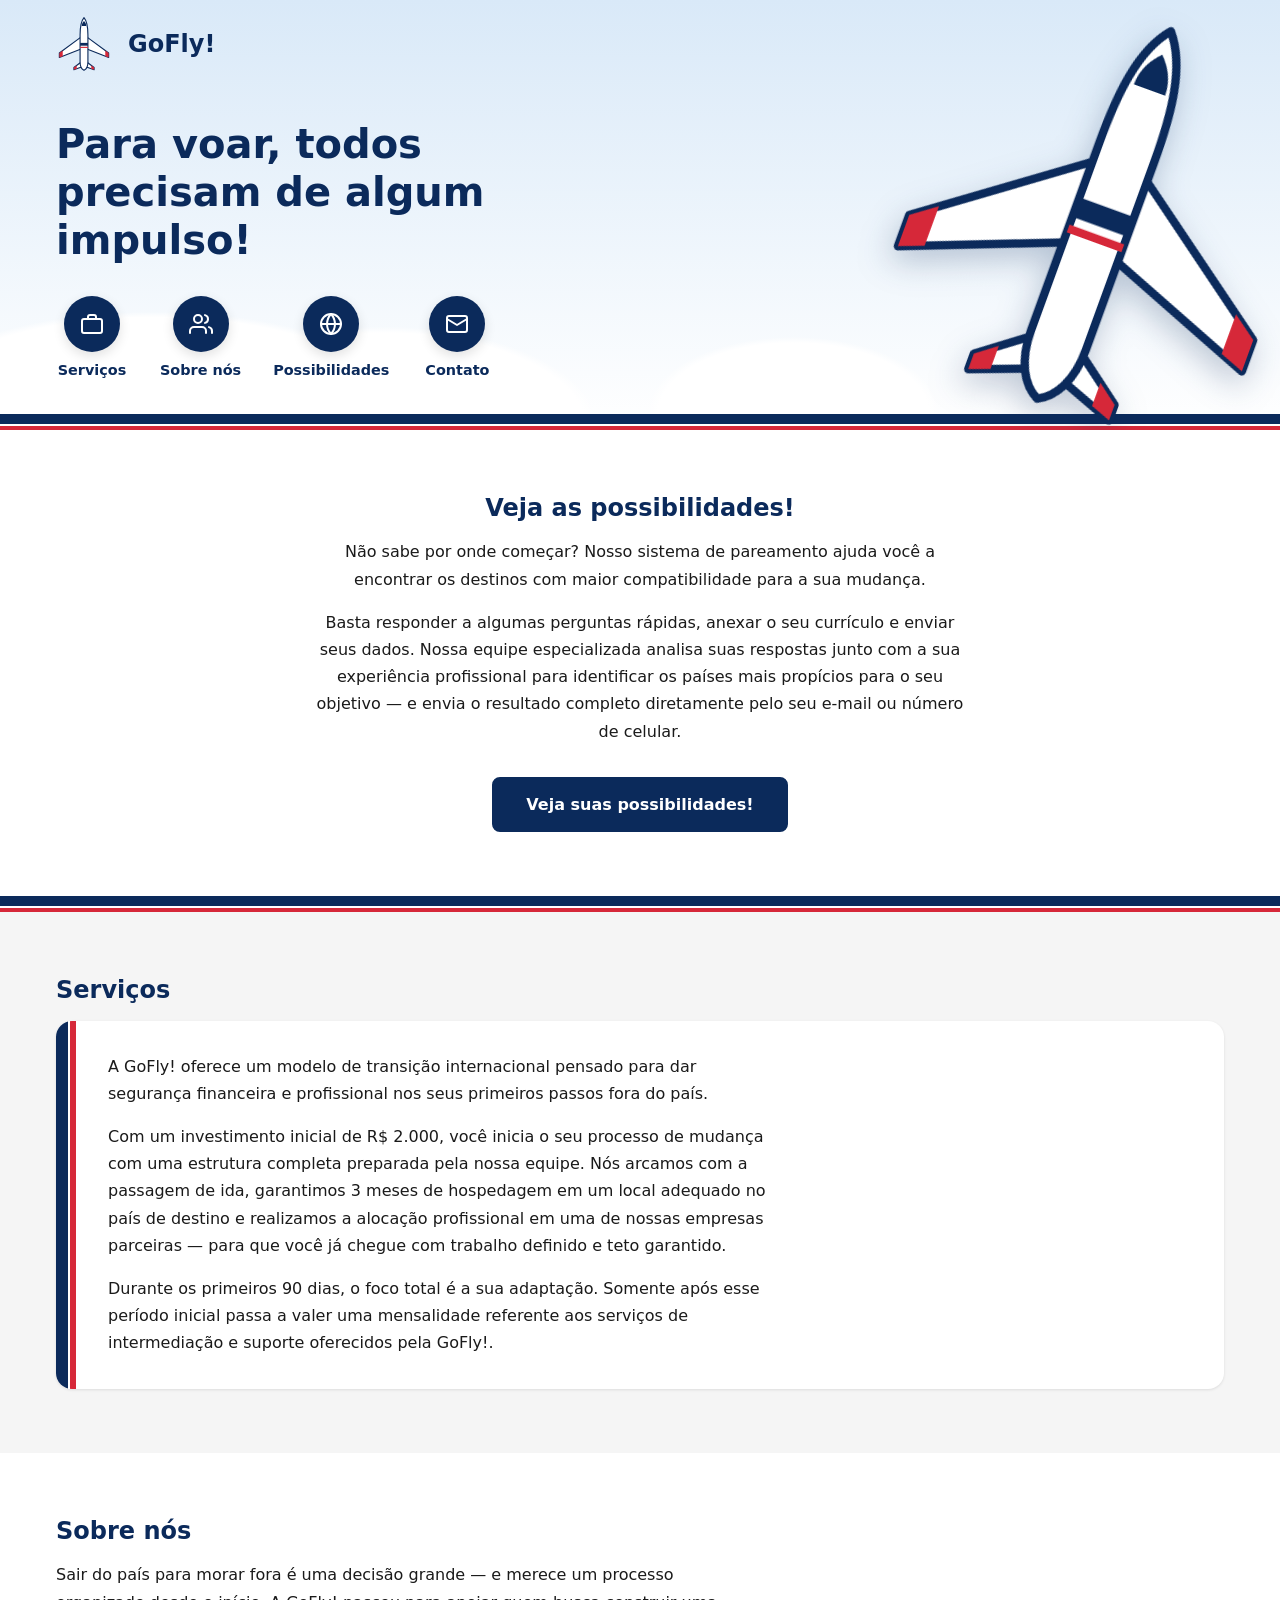
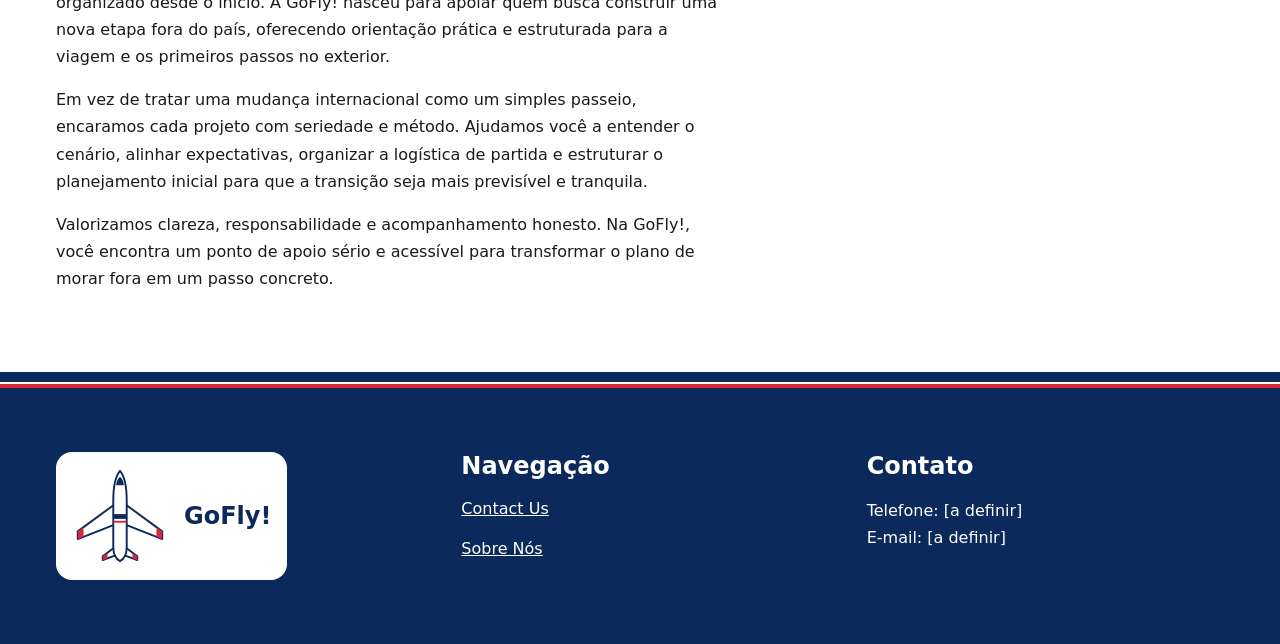
<file: GoFly/index.html>
<!DOCTYPE html>
<html lang="pt-BR">
<head>
  <meta charset="UTF-8">
  <meta name="viewport" content="width=device-width, initial-scale=1">
  <title>GoFly! — Mudança internacional para quem sonha em morar fora</title>
  <meta name="description" content="A GoFly! apoia adultos que sonham em morar em outro país, com passagem de ida, 3 meses de hospedagem e alocação profissional em empresas parceiras.">
  <!-- Favicon: versão simplificada da logo -->
  <link rel="icon" type="image/svg+xml" href="data:image/svg+xml,%3Csvg xmlns='http://www.w3.org/2000/svg' viewBox='0 0 100 100'%3E%3Cpath fill='%230b2a5b' d='M50 3c6 7 7 19 7 31l37 32v8L57 58v24l11 10v4L50 94l-18 2v-4l11-10V58L6 74v-8l37-32c0-12 1-24 7-31z'/%3E%3Cpath fill='%23d62839' d='M6 66v8l6-2.3v-10zM94 66v8l-6-2.3v-10z'/%3E%3C/svg%3E">
  <link rel="stylesheet" href="style.css">
</head>
<body>

  <!-- Sprite SVG: logo e ícones reutilizáveis -->
  <svg class="sprite" aria-hidden="true" focusable="false">
    <!-- Logo: avião visto de cima, bico para cima. Branco predominante, azul e vermelho nos detalhes -->
    <symbol id="gofly-logo" viewBox="0 0 100 100">
      <g stroke="#0b2a5b" stroke-width="2" stroke-linejoin="round" fill="#ffffff">
        <path d="M47 36 6 66v8l41-16z"/>
        <path d="M53 36l41 30v8L53 58z"/>
        <path d="M48 80 32 92v4l16-6z"/>
        <path d="M52 80l16 12v4l-16-6z"/>
        <path d="M50 3c6 7 7 19 7 31v48c0 8-3 13-7 15-4-2-7-7-7-15V34c0-12 1-24 7-31z"/>
      </g>
      <path fill="#d62839" d="M6 66v8l6-2.3V61.6zM94 66v8l-6-2.3V61.6zM32 92v4l5-1.9v-5.85zM68 92v4l-5-1.9v-5.85z"/>
      <path fill="#0b2a5b" d="M43 48h14v5H43z"/>
      <path fill="#d62839" d="M43 55h14v2H43z"/>
      <path fill="#0b2a5b" d="M50 9c2 2 4 5 4 9H46c0-4 2-7 4-9z"/>
    </symbol>

    <symbol id="icon-briefcase" viewBox="0 0 24 24">
      <rect x="2" y="7" width="20" height="14" rx="2"/>
      <path d="M16 7V5a2 2 0 0 0-2-2h-4a2 2 0 0 0-2 2v2"/>
    </symbol>
    <symbol id="icon-users" viewBox="0 0 24 24">
      <path d="M17 21v-2a4 4 0 0 0-4-4H5a4 4 0 0 0-4 4v2"/>
      <circle cx="9" cy="7" r="4"/>
      <path d="M23 21v-2a4 4 0 0 0-3-3.87"/>
      <path d="M16 3.13a4 4 0 0 1 0 7.75"/>
    </symbol>
    <symbol id="icon-globe" viewBox="0 0 24 24">
      <circle cx="12" cy="12" r="10"/>
      <path d="M2 12h20"/>
      <path d="M12 2a15.3 15.3 0 0 1 4 10 15.3 15.3 0 0 1-4 10 15.3 15.3 0 0 1-4-10 15.3 15.3 0 0 1 4-10z"/>
    </symbol>
    <symbol id="icon-mail" viewBox="0 0 24 24">
      <rect x="2" y="4" width="20" height="16" rx="2"/>
      <path d="m22 7-10 6L2 7"/>
    </symbol>
  </svg>

  <a class="skip-link" href="#possibilidades">Pular para o conteúdo</a>

  <!-- ======================= HEADER ======================= -->
  <header class="site-header" id="topo">
    <!-- Imagem de avião de fundo (placeholder em SVG; pode ser trocada por uma foto) -->
    <svg class="site-header__plane" viewBox="0 0 100 100" aria-hidden="true" focusable="false">
      <use href="#gofly-logo"/>
    </svg>

    <div class="container site-header__inner">
      <a class="brand" href="#topo">
        <svg class="brand__logo" aria-hidden="true" focusable="false"><use href="#gofly-logo"/></svg>
        <span class="brand__name">GoFly!</span>
      </a>

      <div class="site-header__content">
        <h1 class="site-header__title">Para voar, todos precisam de algum impulso!</h1>

        <nav class="nav" aria-label="Navegação principal">
          <ul class="nav__list">
            <li>
              <a class="nav__link" href="#servicos">
                <span class="nav__circle">
                  <svg class="icon nav__icon" aria-hidden="true" focusable="false"><use href="#icon-briefcase"/></svg>
                </span>
                <span>Serviços</span>
              </a>
            </li>
            <li>
              <a class="nav__link" href="#sobre">
                <span class="nav__circle">
                  <svg class="icon nav__icon" aria-hidden="true" focusable="false"><use href="#icon-users"/></svg>
                </span>
                <span>Sobre nós</span>
              </a>
            </li>
            <li>
              <a class="nav__link" href="travel_quiz/travel_quiz.html">
                <span class="nav__circle">
                  <svg class="icon nav__icon" aria-hidden="true" focusable="false"><use href="#icon-globe"/></svg>
                </span>
                <span>Possibilidades</span>
              </a>
            </li>
            <li>
              <a class="nav__link" href="#contato">
                <span class="nav__circle">
                  <svg class="icon nav__icon" aria-hidden="true" focusable="false"><use href="#icon-mail"/></svg>
                </span>
                <span>Contato</span>
              </a>
            </li>
          </ul>
        </nav>
      </div>
    </div>

    <div class="stripe" aria-hidden="true"></div>
  </header>

  <main>

    <!-- ======================= VEJA AS POSSIBILIDADES ======================= -->
    <section class="section section--centered" id="possibilidades" aria-labelledby="possibilidades-titulo">
      <div class="container">
        <h2 id="possibilidades-titulo">Veja as possibilidades!</h2>
        <p class="section__text">Não sabe por onde começar? Nosso sistema de pareamento ajuda você a encontrar os destinos com maior compatibilidade para a sua mudança.</p>
        <p class="section__text">Basta responder a algumas perguntas rápidas, anexar o seu currículo e enviar seus dados. Nossa equipe especializada analisa suas respostas junto com a sua experiência profissional para identificar os países mais propícios para o seu objetivo — e envia o resultado completo diretamente pelo seu e-mail ou número de celular.</p>
        <div class="section__action">
          <a class="btn btn--primary" href="travel_quiz/travel_quiz.html">Veja suas possibilidades!</a>
        </div>
      </div>
    </section>

    <div class="stripe" aria-hidden="true"></div>

    <!-- ======================= SERVIÇOS ======================= -->
    <section class="section section--surface" id="servicos" aria-labelledby="servicos-titulo">
      <div class="container">
        <h2 id="servicos-titulo">Serviços</h2>
        <article class="card card--livery">
          <p class="card__text">A GoFly! oferece um modelo de transição internacional pensado para dar segurança financeira e profissional nos seus primeiros passos fora do país.</p>
          <p class="card__text">Com um investimento inicial de R$ 2.000, você inicia o seu processo de mudança com uma estrutura completa preparada pela nossa equipe. Nós arcamos com a passagem de ida, garantimos 3 meses de hospedagem em um local adequado no país de destino e realizamos a alocação profissional em uma de nossas empresas parceiras — para que você já chegue com trabalho definido e teto garantido.</p>
          <p class="card__text">Durante os primeiros 90 dias, o foco total é a sua adaptação. Somente após esse período inicial passa a valer uma mensalidade referente aos serviços de intermediação e suporte oferecidos pela GoFly!.</p>
        </article>
      </div>
    </section>

    <!-- ======================= SOBRE NÓS ======================= -->
    <section class="section" id="sobre" aria-labelledby="sobre-titulo">
      <div class="container">
        <h2 id="sobre-titulo">Sobre nós</h2>
        <p class="section__text">Sair do país para morar fora é uma decisão grande — e merece um processo organizado desde o início. A GoFly! nasceu para apoiar quem busca construir uma nova etapa fora do país, oferecendo orientação prática e estruturada para a viagem e os primeiros passos no exterior.</p>
        <p class="section__text">Em vez de tratar uma mudança internacional como um simples passeio, encaramos cada projeto com seriedade e método. Ajudamos você a entender o cenário, alinhar expectativas, organizar a logística de partida e estruturar o planejamento inicial para que a transição seja mais previsível e tranquila.</p>
        <p class="section__text">Valorizamos clareza, responsabilidade e acompanhamento honesto. Na GoFly!, você encontra um ponto de apoio sério e acessível para transformar o plano de morar fora em um passo concreto.</p>
      </div>
    </section>

  </main>

  <!-- ======================= FOOTER ======================= -->
  <div class="stripe" aria-hidden="true"></div>
  <footer class="site-footer">
    <div class="container site-footer__inner">

      <div>
        <a class="site-footer__logo-badge" href="#topo" aria-label="GoFly! — voltar ao topo">
          <svg class="site-footer__logo" aria-hidden="true" focusable="false"><use href="#gofly-logo"/></svg>
          <span class="brand__name">GoFly!</span>
        </a>
      </div>

      <nav aria-label="Navegação do rodapé">
        <h2 class="site-footer__title">Navegação</h2>
        <ul class="site-footer__list">
          <li><a href="#contato">Contact Us</a></li>
          <li><a href="#sobre">Sobre Nós</a></li>
        </ul>
      </nav>

      <div id="contato">
        <h2 class="site-footer__title">Contato</h2>
        <!-- Placeholders: dados de contato não foram informados no briefing -->
        <address class="site-footer__contact">
          Telefone: [a definir]<br>
          E-mail: [a definir]
        </address>
      </div>

    </div>
  </footer>

</body>
</html>
</file>
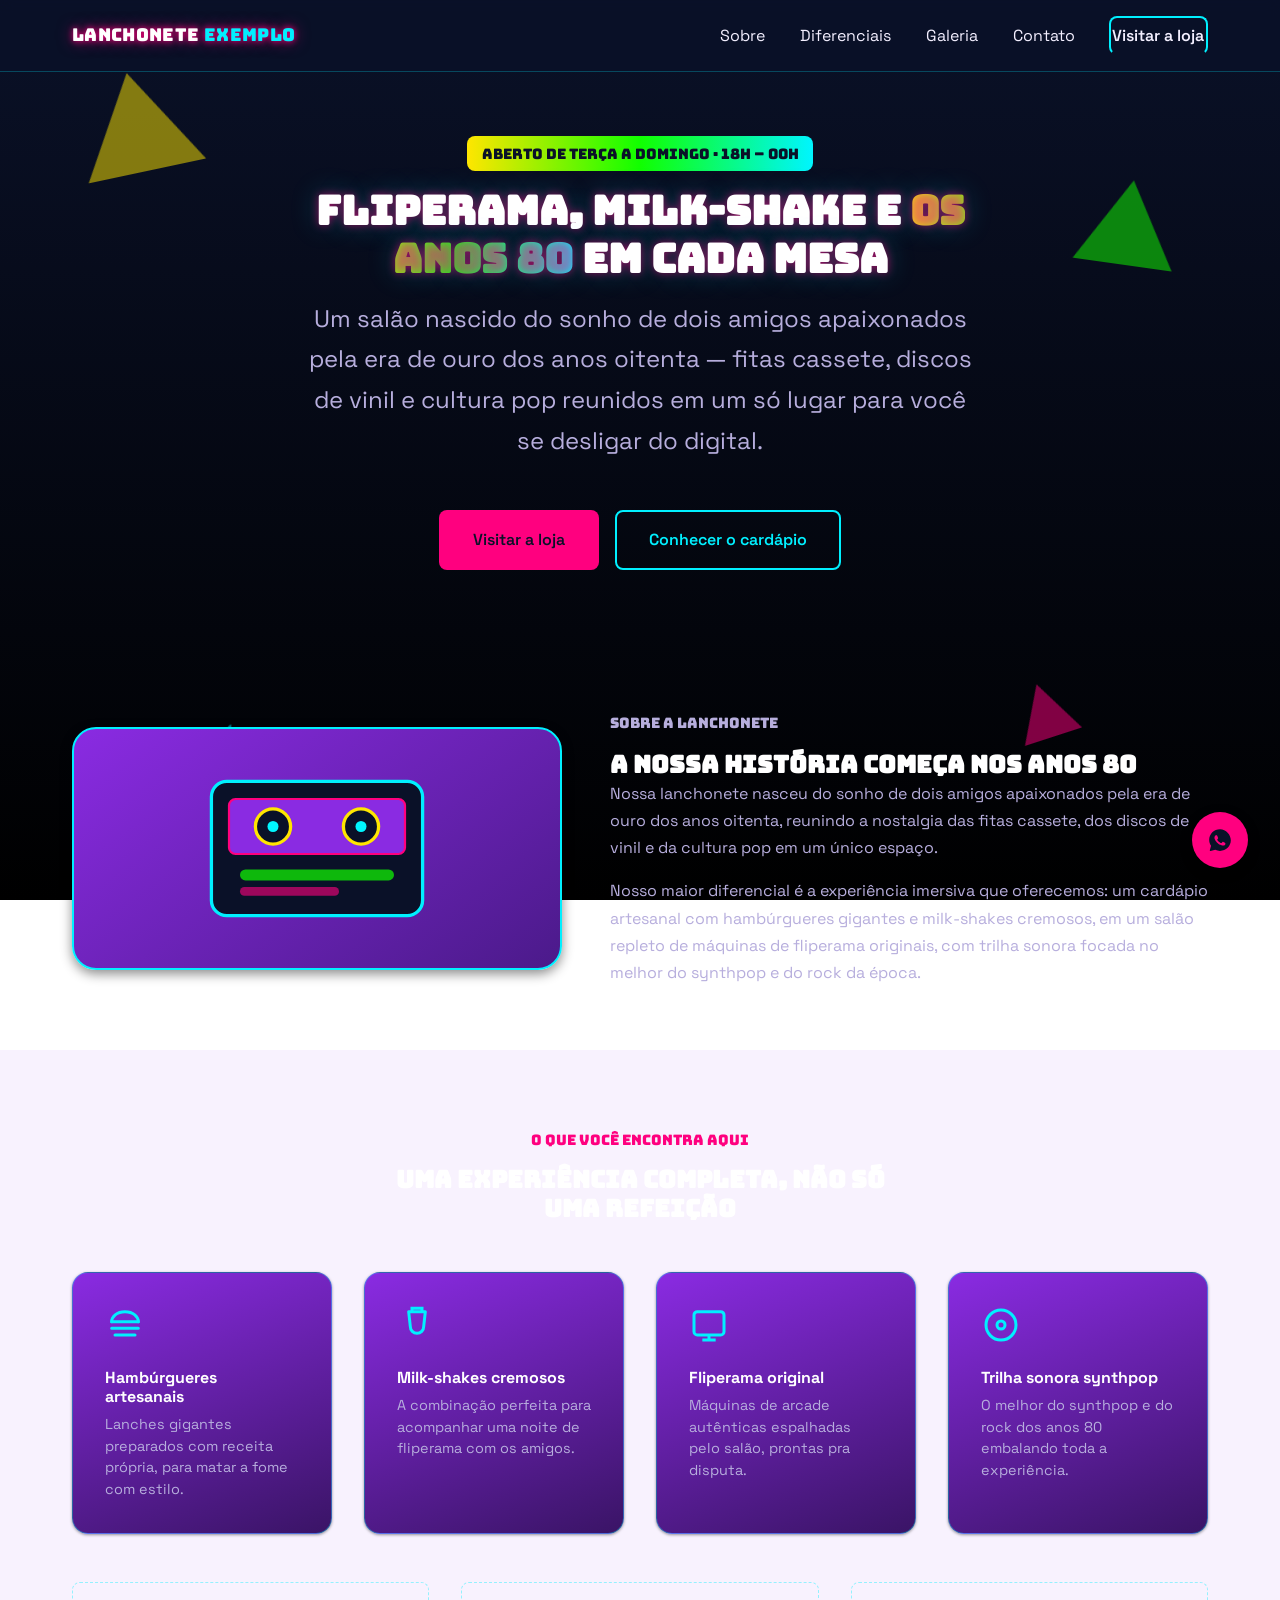
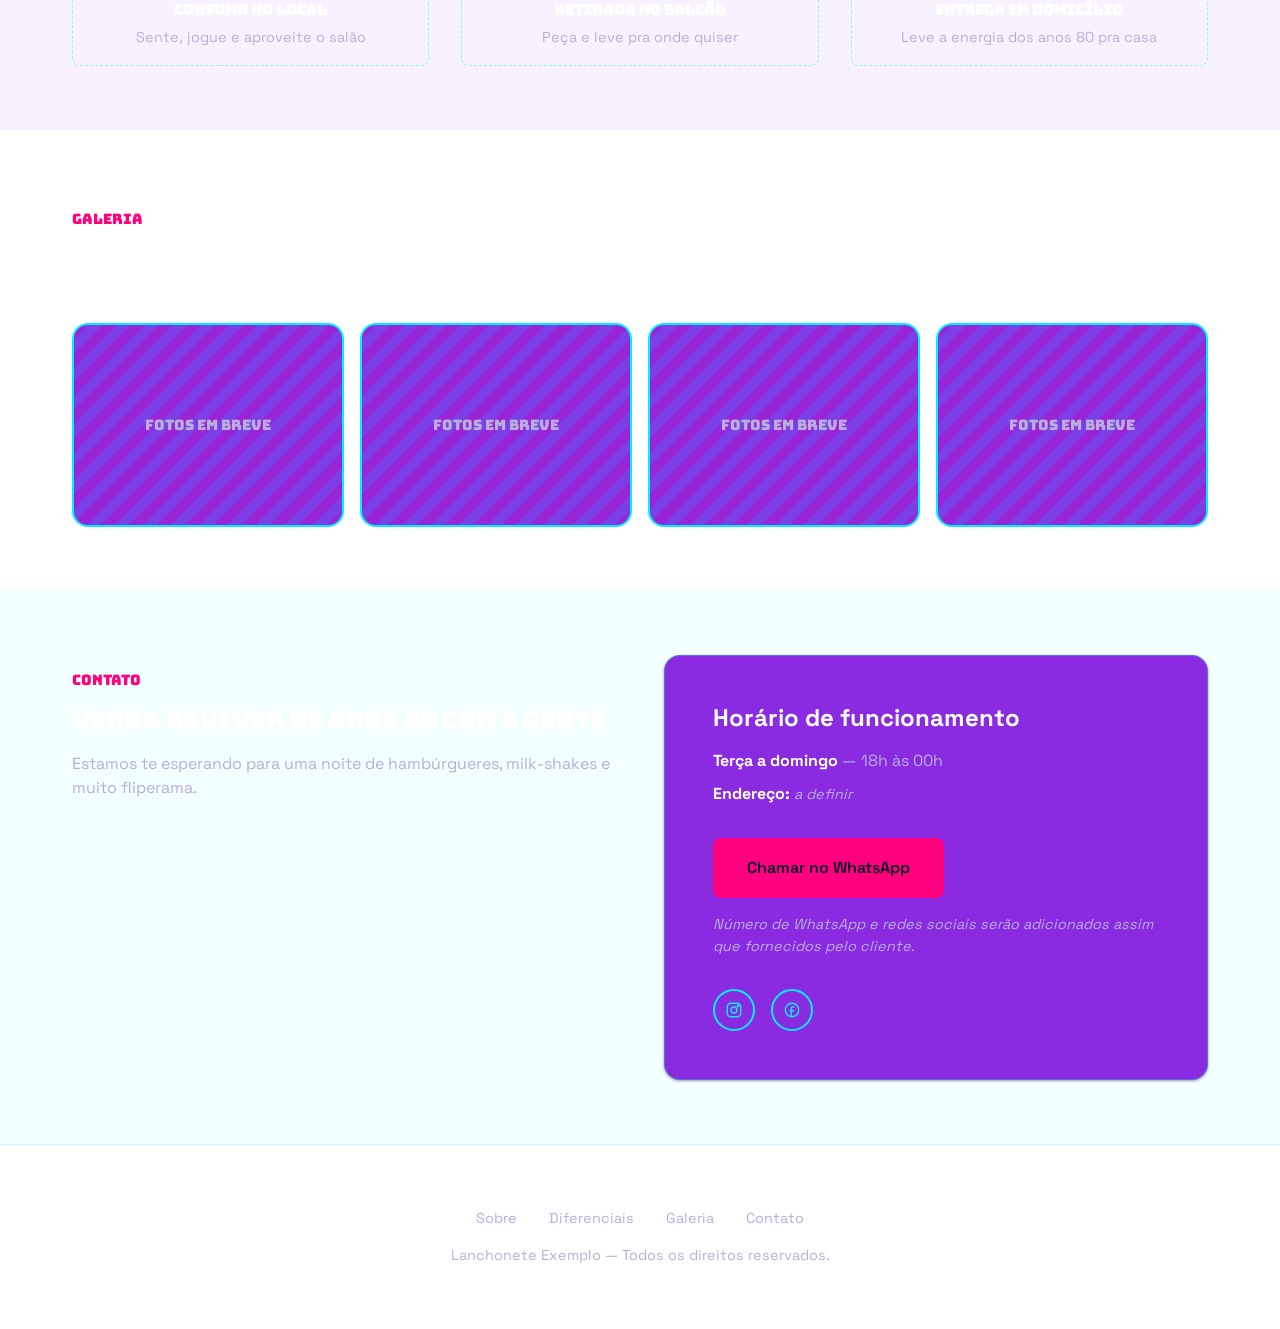
<file: lanchonete_exemplo/index.html>
<!DOCTYPE html>
<html lang="pt-BR">
<head>
<meta charset="UTF-8">
<meta name="viewport" content="width=device-width, initial-scale=1.0">
<title>Lanchonete Exemplo — Hambúrgueres, Milk-shakes e Fliperama Anos 80</title>
<meta name="description" content="Lanchonete Exemplo: hambúrgueres artesanais, milk-shakes cremosos e fliperama original em um salão com a atmosfera dos anos 80. Aberto de terça a domingo, das 18h à meia-noite.">
<link rel="preconnect" href="https://fonts.googleapis.com">
<link rel="preconnect" href="https://fonts.gstatic.com" crossorigin>
<link href="https://fonts.googleapis.com/css2?family=Bungee&family=Space+Grotesk:wght@400;500;600;700&display=swap" rel="stylesheet">
<style>
/* ==========================================================
   DESIGN TOKENS — base em SYSTEM_DESIGN.md
   Cores de marca sobrescritas conforme CLIENT_BRIEF (Lanchonete exemplo).
   Fundo/superfícies/texto ajustados para o tema escuro solicitado
   pelo cliente (ambiente noturno de fliperama), mantendo o propósito
   semântico de cada token.
========================================================== */
:root{
  /* --- BRAND COLORS (definidas pelo Client Brief) --- */
  --base-color: #FF007F;         /* rosa choque — CTA principal / destaques */
  --secondary-color: #0A1128;    /* azul-marinho — texto sobre o CTA principal */

  /* --- FUNCTIONAL / NEUTRAL COLORS (adaptadas ao tema escuro do brief) --- */
  --color-text: #F3EFFF;
  --color-text-muted: #B7AEDD;
  --color-background: #0A1128;      /* início do degradê de fundo */
  --color-background-end: #000000;  /* fim do degradê de fundo (token novo, necessário para o degradê pedido no brief) */
  --color-surface: #8A2BE2;         /* roxo elétrico — cards e fundos secundários */
  --color-border: #00F0FF;          /* ciano — bordas iluminadas / links */

  /* --- STATE COLORS (clareadas para manter contraste sobre fundo escuro) --- */
  --color-success: #4ADE80;
  --color-error: #FF5C7A;
  --color-hover-overlay: rgba(255, 255, 255, 0.10);

  /* --- NEON GRADIENT (token novo — combinação decorativa pedida no brief) --- */
  --neon-gradient: linear-gradient(90deg, #FFE600, #11FF00, #00F5FF);

  /* --- SPACING --- */
  --space-s: 1rem;
  --space-m: 2rem;
  --space-l: 3rem;
  --space-xl: 4rem;

  /* --- FONTS --- */
  --font-title: "Bungee", var(--font-body);
  --font-body: "Space Grotesk", system-ui, sans-serif;

  --text-s: 0.9rem;
  --text-m: 1rem;
  --text-l: 1.5rem;
  --text-xl: 2.5rem;

  --line-height-tight: 1.2;
  --line-height-normal: 1.5;
  --line-height-relaxed: 1.7;

  /* --- BORDER RADIUS --- */
  --border-radius-s: 8px;
  --border-radius-m: 16px;
  --border-radius-l: 24px;

  /* --- SHADOWS --- */
  --shadow-s: 0 1px 3px rgba(0, 0, 0, 0.4);
  --shadow-m: 0 4px 12px rgba(0, 0, 0, 0.45);
  --shadow-l: 0 8px 24px rgba(0, 0, 0, 0.55);

  /* --- EFFECTS --- */
  --transition-fast: 150ms;
  --transition-normal: 300ms;

  /* --- LAYOUT --- */
  --container-max-width: 1200px;
  --z-index-header: 100;
  --z-index-overlay: 500;
  --z-index-modal: 1000;
}

/* ==========================================================
   RESET / BASE
========================================================== */
*, *::before, *::after{ box-sizing: border-box; }
html{ scroll-behavior: smooth; }
body{
  margin: 0;
  font-family: var(--font-body);
  color: var(--color-text);
  background: linear-gradient(180deg, var(--color-background) 0%, var(--color-background-end) 100%);
  background-attachment: fixed;
  line-height: var(--line-height-normal);
  overflow-x: hidden;
}
img{ max-width: 100%; display: block; }
a{ color: var(--color-border); }
:focus-visible{
  outline: 3px solid var(--color-border);
  outline-offset: 2px;
}
h1, h2, h3{
  font-family: var(--font-title);
  line-height: var(--line-height-tight);
  color: #FFFFFF;
  margin: 0;
}
.container{
  width: 100%;
  max-width: var(--container-max-width);
  margin-inline: auto;
  padding-inline: var(--space-m);
}
.section{
  padding-block: var(--space-xl);
  position: relative;
}
.section__eyebrow{
  font-family: var(--font-title);
  font-size: var(--text-s);
  color: var(--base-color);
  margin-bottom: var(--space-s);
}
.section__title{
  font-size: var(--text-l);
  max-width: 32ch;
}
.visually-hidden{
  position: absolute;
  width: 1px; height: 1px;
  overflow: hidden;
  clip: rect(0,0,0,0);
  white-space: nowrap;
}

/* ==========================================================
   BOTÕES (COMPONENT_RULE.md)
   Observação: o Client Brief define explicitamente o ciano como cor
   de botões secundários — sobrescreve a cor padrão (base-color) da
   regra geral, conforme prioridade do projeto (Client Brief > Component Rule).
========================================================== */
.btn{
  display: inline-flex;
  align-items: center;
  gap: 0.5em;
  font-family: var(--font-body);
  font-weight: 600;
  font-size: var(--text-m);
  padding: var(--space-s) var(--space-m);
  border-radius: var(--border-radius-s);
  border: 2px solid transparent;
  cursor: pointer;
  text-decoration: none;
  transition: background var(--transition-fast), color var(--transition-fast), transform var(--transition-fast);
}
.btn--primary{
  background: var(--base-color);
  color: var(--secondary-color);
}
.btn--primary:hover{
  background: color-mix(in srgb, var(--base-color) 88%, white 12%);
}
.btn--secondary{
  background: transparent;
  color: var(--color-border);
  border-color: var(--color-border);
}
.btn--secondary:hover{
  background: var(--color-hover-overlay);
}
.btn:active{ transform: translateY(1px); }

/* ==========================================================
   HEADER (background_header — trilha sticky pelo CTA de contato)
========================================================== */
.site-header{
  position: sticky;
  top: 0;
  z-index: var(--z-index-header);
  background: rgba(10, 17, 40, 0.85);
  backdrop-filter: blur(6px);
  border-bottom: 1px solid rgba(0, 240, 255, 0.25);
}
.site-header__bar{
  display: flex;
  align-items: center;
  justify-content: space-between;
  gap: var(--space-m);
  padding-block: var(--space-s);
}
.logo{
  font-family: var(--font-title);
  font-size: 1.1rem;
  color: #fff;
  text-decoration: none;
  text-shadow: 0 0 6px var(--base-color), 0 0 16px rgba(255,0,127,0.6);
  letter-spacing: 0.02em;
}
.logo span{ color: var(--color-border); }

.nav-toggle{
  display: none;
  background: transparent;
  border: 2px solid var(--color-border);
  border-radius: var(--border-radius-s);
  color: var(--color-border);
  width: 42px;
  height: 38px;
  align-items: center;
  justify-content: center;
  cursor: pointer;
}
.nav-toggle svg{ width: 20px; height: 20px; }

.main-nav__list{
  display: flex;
  list-style: none;
  gap: var(--space-m);
  margin: 0;
  padding: 0;
  align-items: center;
}
.main-nav__list a{
  color: var(--color-text);
  text-decoration: none;
  font-size: var(--text-m);
  padding: 0.35rem 0.1rem;
  border-bottom: 2px solid transparent;
  transition: border-color var(--transition-fast), color var(--transition-fast);
}
.main-nav__list a:hover{
  color: var(--color-border);
  border-color: var(--color-border);
}

@media (max-width: 768px){
  .nav-toggle{ display: inline-flex; }
  .main-nav{
    position: absolute;
    inset-inline: 0;
    top: 100%;
    background: rgba(10, 17, 40, 0.98);
    border-bottom: 1px solid rgba(0,240,255,0.25);
  }
  .main-nav[data-open="false"]{ display: none; }
  .main-nav__list{
    flex-direction: column;
    align-items: stretch;
    text-align: center;
    padding: var(--space-m);
    gap: var(--space-s);
  }
}

/* ==========================================================
   DECORAÇÃO — triângulos neon (referência aos anos 80 / fliperama)
========================================================== */
.neon-triangles{
  position: absolute;
  inset: 0;
  overflow: hidden;
  pointer-events: none;
  z-index: 0;
}
.neon-triangles span{
  position: absolute;
  width: 0; height: 0;
  opacity: 0.5;
  filter: blur(0.5px);
}
.tri-1{ border-left: 60px solid transparent; border-right: 60px solid transparent; border-bottom: 100px solid #FFE600; top: 8%; left: 6%; transform: rotate(-12deg); opacity:0.18; }
.tri-2{ border-left: 40px solid transparent; border-right: 40px solid transparent; border-bottom: 70px solid #00F5FF; bottom: 12%; left: 14%; transform: rotate(20deg); opacity:0.20; }
.tri-3{ border-left: 50px solid transparent; border-right: 50px solid transparent; border-bottom: 85px solid #11FF00; top: 20%; right: 8%; transform: rotate(8deg); opacity:0.16; }
.tri-4{ border-left: 30px solid transparent; border-right: 30px solid transparent; border-bottom: 55px solid #FF007F; bottom: 18%; right: 16%; transform: rotate(-18deg); opacity:0.25; }

/* ==========================================================
   HERO
========================================================== */
.hero{
  padding-block: var(--space-xl) calc(var(--space-xl) * 1.2);
  text-align: center;
  overflow: hidden;
}
.hero__content{
  position: relative;
  z-index: 1;
  max-width: 46rem;
  margin-inline: auto;
}
.hero__title{
  font-size: clamp(2rem, 5vw + 1rem, var(--text-xl));
  text-shadow: 0 0 10px rgba(255,0,127,0.55), 0 0 28px rgba(0,240,255,0.25);
}
.hero__title em{
  font-style: normal;
  background: var(--neon-gradient);
  -webkit-background-clip: text;
  background-clip: text;
  color: transparent;
}
.hero__subtitle{
  margin-top: var(--space-s);
  font-size: var(--text-l);
  color: var(--color-text-muted);
  line-height: var(--line-height-relaxed);
}
.hero__actions{
  margin-top: var(--space-l);
  display: flex;
  gap: var(--space-s);
  justify-content: center;
  flex-wrap: wrap;
}
.hero__badge{
  display: inline-block;
  margin-bottom: var(--space-s);
  font-family: var(--font-title);
  font-size: var(--text-s);
  color: var(--secondary-color);
  background: var(--neon-gradient);
  padding: 0.4rem 0.9rem;
  border-radius: var(--border-radius-s);
}

/* ==========================================================
   SOBRE
========================================================== */
.about{
  display: grid;
  grid-template-columns: 1fr;
  gap: var(--space-l);
  align-items: center;
}
@media (min-width: 769px){
  .about{ grid-template-columns: 0.9fr 1.1fr; }
}
.about__visual{
  border-radius: var(--border-radius-l);
  background: linear-gradient(145deg, var(--color-surface), #4b1a8a);
  border: 2px solid var(--color-border);
  box-shadow: var(--shadow-m);
  padding: var(--space-l);
  display: flex;
  align-items: center;
  justify-content: center;
}
.about__text p{
  color: var(--color-text-muted);
  line-height: var(--line-height-relaxed);
  margin: 0 0 var(--space-s);
}
.about__text p:last-child{ margin-bottom: 0; }

/* Ícone decorativo — fita cassete (elemento retrô pedido no brief) */
.cassette{ width: 100%; max-width: 220px; height: auto; }

/* ==========================================================
   DIFERENCIAIS / CARDS (Card rules — COMPONENT_RULE.md)
========================================================== */
.cards-grid{
  display: grid;
  grid-template-columns: repeat(auto-fit, minmax(220px, 1fr));
  gap: var(--space-m);
  margin-top: var(--space-l);
}
.card{
  background: linear-gradient(160deg, var(--color-surface), #3a1466);
  border: 1px solid rgba(0,240,255,0.35);
  border-radius: var(--border-radius-m);
  padding: var(--space-m);
  box-shadow: var(--shadow-s);
  transition: box-shadow var(--transition-normal), border-color var(--transition-normal);
}
.card:hover{
  box-shadow: var(--shadow-m);
  border-color: var(--color-border);
}
.card__icon{
  width: 40px; height: 40px;
  margin-bottom: var(--space-s);
  color: var(--color-border);
}
.card h3{
  font-size: var(--text-m);
  font-family: var(--font-body);
  font-weight: 700;
  color: #fff;
  margin-bottom: 0.5rem;
}
.card p{
  color: var(--color-text-muted);
  font-size: var(--text-s);
  margin: 0;
  line-height: var(--line-height-normal);
}

/* Faixa de horário / formatos de atendimento */
.info-strip{
  margin-top: var(--space-l);
  display: flex;
  flex-wrap: wrap;
  gap: var(--space-m);
  justify-content: center;
  text-align: center;
}
.info-strip__item{
  flex: 1 1 200px;
  padding: var(--space-s);
  border: 1px dashed rgba(0,240,255,0.4);
  border-radius: var(--border-radius-s);
}
.info-strip__item strong{ display:block; color: #fff; font-family: var(--font-title); font-size: var(--text-s); margin-bottom: 0.3rem; }
.info-strip__item span{ color: var(--color-text-muted); font-size: var(--text-s); }

/* ==========================================================
   GALERIA — placeholders (sem imagens fornecidas no brief)
========================================================== */
.gallery-grid{
  display: grid;
  grid-template-columns: repeat(auto-fit, minmax(180px, 1fr));
  gap: var(--space-s);
  margin-top: var(--space-l);
}
.gallery-tile{
  aspect-ratio: 4 / 3;
  border-radius: var(--border-radius-m);
  background: repeating-linear-gradient(135deg, rgba(255,0,127,0.12), rgba(255,0,127,0.12) 10px, rgba(0,240,255,0.10) 10px, rgba(0,240,255,0.10) 20px), var(--color-surface);
  border: 2px solid var(--color-border);
  display: flex;
  align-items: center;
  justify-content: center;
  color: var(--color-text-muted);
  font-family: var(--font-title);
  font-size: var(--text-s);
  text-align: center;
  padding: var(--space-s);
}

/* ==========================================================
   CONTATO
========================================================== */
.contact{
  display: grid;
  grid-template-columns: 1fr;
  gap: var(--space-l);
}
@media (min-width: 769px){
  .contact{ grid-template-columns: 1fr 1fr; }
}
.contact__card{
  background: var(--color-surface);
  border-radius: var(--border-radius-m);
  padding: var(--space-l);
  box-shadow: var(--shadow-s);
  border: 1px solid rgba(0,240,255,0.3);
}
.contact__card h3{
  font-family: var(--font-body);
  font-size: var(--text-l);
  color: #fff;
  margin-bottom: var(--space-s);
}
.contact__list{
  list-style: none;
  margin: 0; padding: 0;
  display: grid;
  gap: 0.6rem;
  color: var(--color-text-muted);
}
.contact__list strong{ color: #fff; }
.contact__pending{
  font-size: var(--text-s);
  color: var(--color-text-muted);
  font-style: italic;
}
.social-row{
  display: flex;
  gap: var(--space-s);
  margin-top: var(--space-m);
}
.social-row a{
  width: 42px; height: 42px;
  border-radius: 50%;
  border: 2px solid var(--color-border);
  display: flex; align-items: center; justify-content: center;
  color: var(--color-border);
  text-decoration: none;
  transition: background var(--transition-fast);
}
.social-row a:hover{ background: var(--color-hover-overlay); }
.social-row svg{ width: 18px; height: 18px; }

/* ==========================================================
   FOOTER
========================================================== */
.site-footer{
  border-top: 1px solid rgba(0,240,255,0.25);
  padding-block: var(--space-l);
  text-align: center;
  color: var(--color-text-muted);
  font-size: var(--text-s);
}
.site-footer__nav{
  display: flex;
  justify-content: center;
  flex-wrap: wrap;
  gap: var(--space-m);
  margin-bottom: var(--space-s);
  list-style: none;
  padding: 0;
}
.site-footer__nav a{
  color: var(--color-text-muted);
  text-decoration: none;
}
.site-footer__nav a:hover{ color: var(--color-border); }

/* WhatsApp floating CTA */
.whatsapp-float{
  position: fixed;
  right: var(--space-m);
  bottom: var(--space-m);
  z-index: var(--z-index-overlay);
  background: var(--base-color);
  color: var(--secondary-color);
  width: 56px; height: 56px;
  border-radius: 50%;
  display: flex; align-items: center; justify-content: center;
  box-shadow: var(--shadow-m);
  text-decoration: none;
  transition: transform var(--transition-fast);
}
.whatsapp-float:hover{ transform: scale(1.06); }
.whatsapp-float svg{ width: 26px; height: 26px; }

@media (prefers-reduced-motion: reduce){
  html{ scroll-behavior: auto; }
  *{ transition-duration: 0.01ms !important; }
}
</style>
</head>
<body>

<!--
  ABERTO / PENDÊNCIAS (não preenchidas no CLIENT_BRIEF, não inventadas):
  - Endereço completo
  - Número de WhatsApp
  - Redes sociais (Instagram/Facebook)
  - Imagens reais do cardápio/salão (Galeria está com placeholders estruturais)
  - Texto específico da seção "Serviços" (usei os serviços de atendimento citados no texto de "Sobre": local, retirada, delivery)
-->

<a class="visually-hidden" href="#conteudo-principal">Pular para o conteúdo principal</a>

<header class="site-header">
  <div class="container site-header__bar">
    <a href="#topo" class="logo">LANCHONETE <span>EXEMPLO</span></a>
    <button class="nav-toggle" aria-expanded="false" aria-controls="main-nav" id="navToggle">
      <span class="visually-hidden">Abrir menu</span>
      <svg viewBox="0 0 24 24" fill="none" stroke="currentColor" stroke-width="2" stroke-linecap="round"><line x1="3" y1="6" x2="21" y2="6"/><line x1="3" y1="12" x2="21" y2="12"/><line x1="3" y1="18" x2="21" y2="18"/></svg>
    </button>
    <nav class="main-nav" id="main-nav" data-open="false" aria-label="Navegação principal">
      <ul class="main-nav__list">
        <li><a href="#sobre">Sobre</a></li>
        <li><a href="#diferenciais">Diferenciais</a></li>
        <li><a href="#galeria">Galeria</a></li>
        <li><a href="#contato">Contato</a></li>
        <li><a class="btn btn--secondary" href="#contato">Visitar a loja</a></li>
      </ul>
    </nav>
  </div>
</header>

<main id="conteudo-principal">

  <!-- HERO -->
  <section class="hero" id="topo">
    <div class="neon-triangles" aria-hidden="true">
      <span class="tri-1"></span><span class="tri-2"></span><span class="tri-3"></span><span class="tri-4"></span>
    </div>
    <div class="container hero__content">
      <span class="hero__badge">Aberto de terça a domingo · 18h – 00h</span>
      <h1 class="hero__title">Fliperama, milk-shake e <em>os anos 80</em> em cada mesa</h1>
      <p class="hero__subtitle">Um salão nascido do sonho de dois amigos apaixonados pela era de ouro dos anos oitenta — fitas cassete, discos de vinil e cultura pop reunidos em um só lugar para você se desligar do digital.</p>
      <div class="hero__actions">
        <a class="btn btn--primary" href="#contato">Visitar a loja</a>
        <a class="btn btn--secondary" href="#diferenciais">Conhecer o cardápio</a>
      </div>
    </div>
  </section>

  <!-- SOBRE -->
  <section class="section" id="sobre">
    <div class="container about">
      <div class="about__visual" aria-hidden="true">
        <svg class="cassette" viewBox="0 0 200 130" fill="none" xmlns="http://www.w3.org/2000/svg">
          <rect x="4" y="4" width="192" height="122" rx="14" fill="#0A1128" stroke="#00F0FF" stroke-width="3"/>
          <rect x="20" y="20" width="160" height="50" rx="6" fill="#8A2BE2" stroke="#FF007F" stroke-width="2"/>
          <circle cx="60" cy="45" r="16" fill="#0A1128" stroke="#FFE600" stroke-width="3"/>
          <circle cx="140" cy="45" r="16" fill="#0A1128" stroke="#FFE600" stroke-width="3"/>
          <circle cx="60" cy="45" r="5" fill="#00F5FF"/>
          <circle cx="140" cy="45" r="5" fill="#00F5FF"/>
          <rect x="30" y="84" width="140" height="10" rx="5" fill="#11FF00" opacity="0.7"/>
          <rect x="30" y="100" width="90" height="8" rx="4" fill="#FF007F" opacity="0.6"/>
        </svg>
      </div>
      <div class="about__text">
        <p class="section__eyebrow">Sobre a lanchonete</p>
        <h2 class="section__title">A nossa história começa nos anos 80</h2>
        <p>Nossa lanchonete nasceu do sonho de dois amigos apaixonados pela era de ouro dos anos oitenta, reunindo a nostalgia das fitas cassete, dos discos de vinil e da cultura pop em um único espaço.</p>
        <p>Nosso maior diferencial é a experiência imersiva que oferecemos: um cardápio artesanal com hambúrgueres gigantes e milk-shakes cremosos, em um salão repleto de máquinas de fliperama originais, com trilha sonora focada no melhor do synthpop e do rock da época.</p>
      </div>
    </div>
  </section>

  <!-- DIFERENCIAIS -->
  <section class="section" id="diferenciais" style="background: rgba(138,43,226,0.06);">
    <div class="container">
      <p class="section__eyebrow" style="text-align:center;">O que você encontra aqui</p>
      <h2 class="section__title" style="margin-inline:auto; text-align:center;">Uma experiência completa, não só uma refeição</h2>
      <div class="cards-grid">
        <div class="card">
          <svg class="card__icon" viewBox="0 0 24 24" fill="none" stroke="currentColor" stroke-width="1.8"><path d="M4 10h16M4 14h16M6 18h12" stroke-linecap="round"/><path d="M4 10c0-3 3-6 8-6s8 3 8 6" stroke-linecap="round"/></svg>
          <h3>Hambúrgueres artesanais</h3>
          <p>Lanches gigantes preparados com receita própria, para matar a fome com estilo.</p>
        </div>
        <div class="card">
          <svg class="card__icon" viewBox="0 0 24 24" fill="none" stroke="currentColor" stroke-width="1.8"><path d="M7 4h10l-1 9a4 4 0 0 1-8 0L7 4Z" stroke-linejoin="round"/><path d="M9 4V2h6v2" /></svg>
          <h3>Milk-shakes cremosos</h3>
          <p>A combinação perfeita para acompanhar uma noite de fliperama com os amigos.</p>
        </div>
        <div class="card">
          <svg class="card__icon" viewBox="0 0 24 24" fill="none" stroke="currentColor" stroke-width="1.8"><rect x="3" y="4" width="18" height="14" rx="2"/><path d="M8 21h8M12 18v3"/></svg>
          <h3>Fliperama original</h3>
          <p>Máquinas de arcade autênticas espalhadas pelo salão, prontas pra disputa.</p>
        </div>
        <div class="card">
          <svg class="card__icon" viewBox="0 0 24 24" fill="none" stroke="currentColor" stroke-width="1.8"><circle cx="12" cy="12" r="9"/><circle cx="12" cy="12" r="2.4"/></svg>
          <h3>Trilha sonora synthpop</h3>
          <p>O melhor do synthpop e do rock dos anos 80 embalando toda a experiência.</p>
        </div>
      </div>

      <div class="info-strip">
        <div class="info-strip__item"><strong>Consumo no local</strong><span>Sente, jogue e aproveite o salão</span></div>
        <div class="info-strip__item"><strong>Retirada no balcão</strong><span>Peça e leve pra onde quiser</span></div>
        <div class="info-strip__item"><strong>Entrega em domicílio</strong><span>Leve a energia dos anos 80 pra casa</span></div>
      </div>
    </div>
  </section>

  <!-- GALERIA -->
  <section class="section" id="galeria">
    <div class="container">
      <p class="section__eyebrow">Galeria</p>
      <h2 class="section__title">Um gostinho do nosso salão</h2>
      <div class="gallery-grid">
        <div class="gallery-tile" role="img" aria-label="Espaço reservado para foto do salão"><span>fotos em breve</span></div>
        <div class="gallery-tile" role="img" aria-label="Espaço reservado para foto do cardápio"><span>fotos em breve</span></div>
        <div class="gallery-tile" role="img" aria-label="Espaço reservado para foto do fliperama"><span>fotos em breve</span></div>
        <div class="gallery-tile" role="img" aria-label="Espaço reservado para foto dos milk-shakes"><span>fotos em breve</span></div>
      </div>
    </div>
  </section>

  <!-- CONTATO -->
  <section class="section" id="contato" style="background: rgba(0,240,255,0.05);">
    <div class="container contact">
      <div>
        <p class="section__eyebrow">Contato</p>
        <h2 class="section__title">Venha reviver os anos 80 com a gente</h2>
        <p style="color: var(--color-text-muted); margin-top: var(--space-s);">Estamos te esperando para uma noite de hambúrgueres, milk-shakes e muito fliperama.</p>
      </div>
      <div class="contact__card">
        <h3>Horário de funcionamento</h3>
        <ul class="contact__list">
          <li><strong>Terça a domingo</strong> — 18h às 00h</li>
          <li><strong>Endereço:</strong> <span class="contact__pending">a definir</span></li>
        </ul>
        <div style="margin-top: var(--space-m);">
          <a class="btn btn--primary" href="#" aria-label="Chamar no WhatsApp (número a ser configurado)">Chamar no WhatsApp</a>
        </div>
        <p class="contact__pending" style="margin-top: var(--space-s);">Número de WhatsApp e redes sociais serão adicionados assim que fornecidos pelo cliente.</p>
        <div class="social-row" aria-label="Redes sociais (pendente de definição)">
          <a href="#" aria-label="Instagram (a definir)"><svg viewBox="0 0 24 24" fill="none" stroke="currentColor" stroke-width="1.8"><rect x="3" y="3" width="18" height="18" rx="5"/><circle cx="12" cy="12" r="4"/><circle cx="17.5" cy="6.5" r="1"/></svg></a>
          <a href="#" aria-label="Facebook (a definir)"><svg viewBox="0 0 24 24" fill="none" stroke="currentColor" stroke-width="1.8"><path d="M15 8h-2a2 2 0 0 0-2 2v10M9 13h6"/><circle cx="12" cy="12" r="9"/></svg></a>
        </div>
      </div>
    </div>
  </section>

</main>

<footer class="site-footer">
  <div class="container">
    <ul class="site-footer__nav">
      <li><a href="#sobre">Sobre</a></li>
      <li><a href="#diferenciais">Diferenciais</a></li>
      <li><a href="#galeria">Galeria</a></li>
      <li><a href="#contato">Contato</a></li>
    </ul>
    <p>Lanchonete Exemplo — Todos os direitos reservados.</p>
  </div>
</footer>

<a class="whatsapp-float" href="#" aria-label="Chamar no WhatsApp (número a ser configurado)">
  <svg viewBox="0 0 24 24" fill="currentColor"><path d="M12 2C6.48 2 2 6.36 2 11.75c0 2.06.65 3.97 1.76 5.55L2.6 21.4a.6.6 0 0 0 .74.75l4.24-1.13a10.1 10.1 0 0 0 4.42 1.02c5.52 0 10-4.36 10-9.75S17.52 2 12 2Zm5.02 13.86c-.22.62-1.24 1.18-1.72 1.24-.44.06-.99.08-1.6-.1-.37-.11-.84-.27-1.45-.53-2.55-1.1-4.21-3.66-4.34-3.84-.13-.18-1.04-1.38-1.04-2.63 0-1.25.66-1.86.89-2.12.22-.25.49-.31.65-.31.16 0 .33 0 .47.01.15.01.35-.06.55.42.22.53.74 1.85.81 1.98.06.13.1.29.02.47-.08.18-.13.29-.25.45-.13.15-.27.34-.38.46-.13.13-.26.27-.11.53.15.25.65 1.07 1.4 1.74.96.86 1.77 1.13 2.02 1.25.25.13.4.11.55-.06.15-.18.63-.73.8-.98.16-.25.33-.2.55-.12.22.08 1.4.66 1.64.78.24.13.4.19.46.29.06.11.06.6-.16 1.22Z"/></svg>
</a>

<script>
(function(){
  var toggle = document.getElementById('navToggle');
  var nav = document.getElementById('main-nav');
  toggle.addEventListener('click', function(){
    var open = nav.getAttribute('data-open') === 'true';
    nav.setAttribute('data-open', String(!open));
    toggle.setAttribute('aria-expanded', String(!open));
  });
  nav.querySelectorAll('a').forEach(function(link){
    link.addEventListener('click', function(){
      if (window.innerWidth <= 768) {
        nav.setAttribute('data-open', 'false');
        toggle.setAttribute('aria-expanded', 'false');
      }
    });
  });
})();
</script>

</body>
</html>
</file>
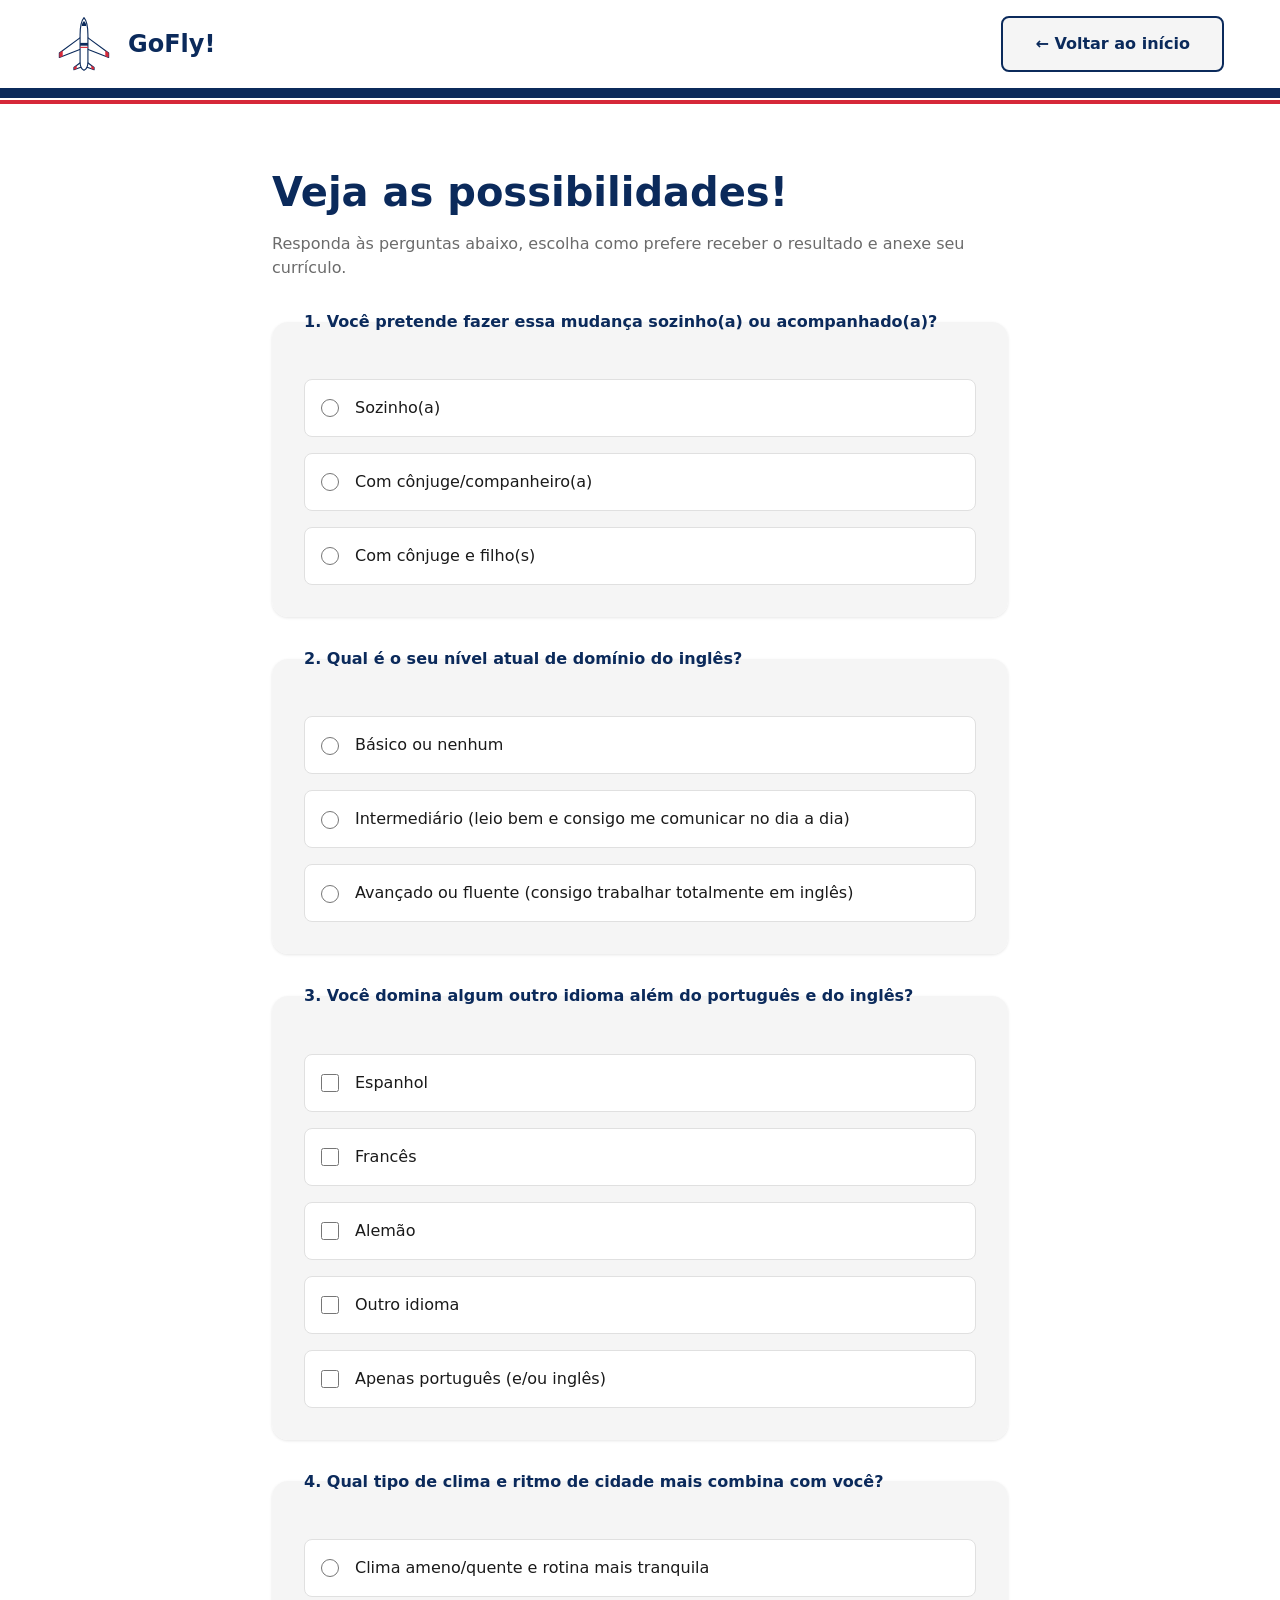
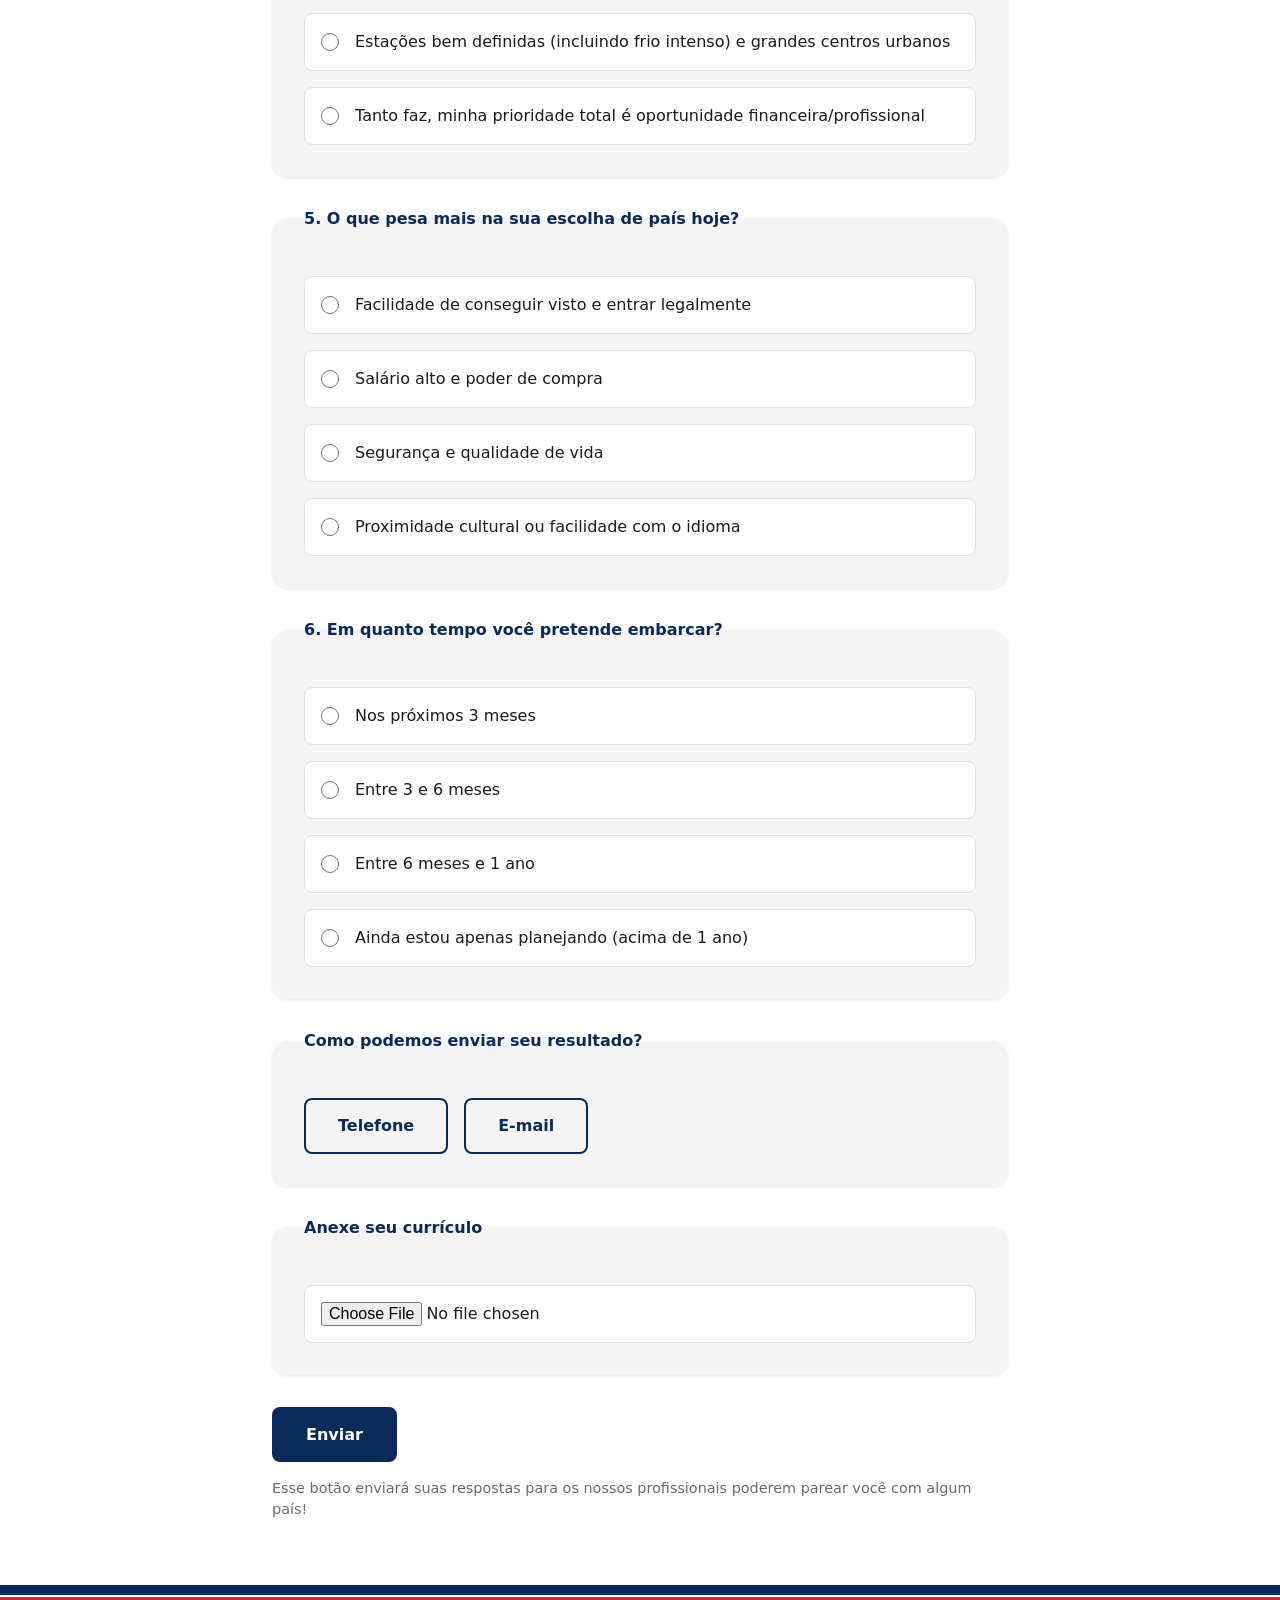
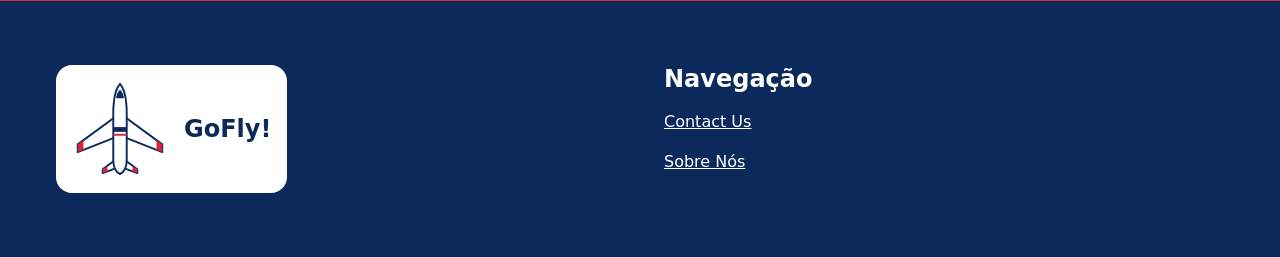
<file: GoFly/travel_quiz/travel_quiz.html>
<!DOCTYPE html>
<html lang="pt-BR">
<head>
  <meta charset="UTF-8">
  <meta name="viewport" content="width=device-width, initial-scale=1">
  <title>Veja as possibilidades — GoFly!</title>
  <meta name="description" content="Responda a algumas perguntas rápidas, anexe seu currículo e deixe a equipe da GoFly! encontrar os destinos mais compatíveis com a sua mudança.">
  <!-- Favicon: versão simplificada da logo -->
  <link rel="icon" type="image/svg+xml" href="data:image/svg+xml,%3Csvg xmlns='http://www.w3.org/2000/svg' viewBox='0 0 100 100'%3E%3Cpath fill='%230b2a5b' d='M50 3c6 7 7 19 7 31l37 32v8L57 58v24l11 10v4L50 94l-18 2v-4l11-10V58L6 74v-8l37-32c0-12 1-24 7-31z'/%3E%3Cpath fill='%23d62839' d='M6 66v8l6-2.3v-10zM94 66v8l-6-2.3v-10z'/%3E%3C/svg%3E">
  <link rel="stylesheet" href="../style.css">
</head>
<body>

  <svg class="sprite" aria-hidden="true" focusable="false">
    <symbol id="gofly-logo" viewBox="0 0 100 100">
      <g stroke="#0b2a5b" stroke-width="2" stroke-linejoin="round" fill="#ffffff">
        <path d="M47 36 6 66v8l41-16z"/>
        <path d="M53 36l41 30v8L53 58z"/>
        <path d="M48 80 32 92v4l16-6z"/>
        <path d="M52 80l16 12v4l-16-6z"/>
        <path d="M50 3c6 7 7 19 7 31v48c0 8-3 13-7 15-4-2-7-7-7-15V34c0-12 1-24 7-31z"/>
      </g>
      <path fill="#d62839" d="M6 66v8l6-2.3V61.6zM94 66v8l-6-2.3V61.6zM32 92v4l5-1.9v-5.85zM68 92v4l-5-1.9v-5.85z"/>
      <path fill="#0b2a5b" d="M43 48h14v5H43z"/>
      <path fill="#d62839" d="M43 55h14v2H43z"/>
      <path fill="#0b2a5b" d="M50 9c2 2 4 5 4 9H46c0-4 2-7 4-9z"/>
    </symbol>
  </svg>

  <a class="skip-link" href="#quiz-form">Pular para o formulário</a>

  <!-- ======================= HEADER (simple_header) ======================= -->
  <header class="simple-header">
    <div class="simple-header__inner">
      <a class="brand" href="../index.html" aria-label="GoFly! — voltar ao início">
        <svg class="brand__logo" aria-hidden="true" focusable="false"><use href="#gofly-logo"/></svg>
        <span class="brand__name">GoFly!</span>
      </a>
      <nav aria-label="Navegação principal">
        <a class="btn btn--secondary" href="../index.html"><span aria-hidden="true">←</span> Voltar ao início</a>
      </nav>
    </div>
    <div class="stripe" aria-hidden="true"></div>
  </header>

  <main class="container quiz">
    <h1>Veja as possibilidades!</h1>
    <p class="quiz__lead">Responda às perguntas abaixo, escolha como prefere receber o resultado e anexe seu currículo.</p>

    <form id="quiz-form">

      <!-- 1 -->
      <fieldset class="quiz__question">
        <legend class="quiz__legend">1. Você pretende fazer essa mudança sozinho(a) ou acompanhado(a)?</legend>
        <div class="quiz__options">
          <label class="option"><input type="radio" name="q1" value="sozinho" required> <span>Sozinho(a)</span></label>
          <label class="option"><input type="radio" name="q1" value="conjuge"> <span>Com cônjuge/companheiro(a)</span></label>
          <label class="option"><input type="radio" name="q1" value="conjuge_filhos"> <span>Com cônjuge e filho(s)</span></label>
        </div>
      </fieldset>

      <!-- 2 -->
      <fieldset class="quiz__question">
        <legend class="quiz__legend">2. Qual é o seu nível atual de domínio do inglês?</legend>
        <div class="quiz__options">
          <label class="option"><input type="radio" name="q2" value="basico" required> <span>Básico ou nenhum</span></label>
          <label class="option"><input type="radio" name="q2" value="intermediario"> <span>Intermediário (leio bem e consigo me comunicar no dia a dia)</span></label>
          <label class="option"><input type="radio" name="q2" value="avancado"> <span>Avançado ou fluente (consigo trabalhar totalmente em inglês)</span></label>
        </div>
      </fieldset>

      <!-- 3 (múltipla escolha) -->
      <fieldset class="quiz__question" id="q3-group" aria-describedby="q3-error">
        <legend class="quiz__legend">3. Você domina algum outro idioma além do português e do inglês?</legend>
        <div class="quiz__options">
          <label class="option"><input type="checkbox" name="q3" value="espanhol" class="q3-lang"> <span>Espanhol</span></label>
          <label class="option"><input type="checkbox" name="q3" value="frances" class="q3-lang"> <span>Francês</span></label>
          <label class="option"><input type="checkbox" name="q3" value="alemao" class="q3-lang"> <span>Alemão</span></label>
          <label class="option"><input type="checkbox" name="q3" value="outro" class="q3-lang"> <span>Outro idioma</span></label>
          <label class="option"><input type="checkbox" name="q3" value="apenas_portugues" id="q3-none"> <span>Apenas português (e/ou inglês)</span></label>
        </div>
        <p class="form__error" id="q3-error"></p>
      </fieldset>

      <!-- 4 -->
      <fieldset class="quiz__question">
        <legend class="quiz__legend">4. Qual tipo de clima e ritmo de cidade mais combina com você?</legend>
        <div class="quiz__options">
          <label class="option"><input type="radio" name="q4" value="ameno" required> <span>Clima ameno/quente e rotina mais tranquila</span></label>
          <label class="option"><input type="radio" name="q4" value="estacoes"> <span>Estações bem definidas (incluindo frio intenso) e grandes centros urbanos</span></label>
          <label class="option"><input type="radio" name="q4" value="tanto_faz"> <span>Tanto faz, minha prioridade total é oportunidade financeira/profissional</span></label>
        </div>
      </fieldset>

      <!-- 5 -->
      <fieldset class="quiz__question">
        <legend class="quiz__legend">5. O que pesa mais na sua escolha de país hoje?</legend>
        <div class="quiz__options">
          <label class="option"><input type="radio" name="q5" value="visto" required> <span>Facilidade de conseguir visto e entrar legalmente</span></label>
          <label class="option"><input type="radio" name="q5" value="salario"> <span>Salário alto e poder de compra</span></label>
          <label class="option"><input type="radio" name="q5" value="seguranca"> <span>Segurança e qualidade de vida</span></label>
          <label class="option"><input type="radio" name="q5" value="cultura"> <span>Proximidade cultural ou facilidade com o idioma</span></label>
        </div>
      </fieldset>

      <!-- 6 -->
      <fieldset class="quiz__question">
        <legend class="quiz__legend">6. Em quanto tempo você pretende embarcar?</legend>
        <div class="quiz__options">
          <label class="option"><input type="radio" name="q6" value="3m" required> <span>Nos próximos 3 meses</span></label>
          <label class="option"><input type="radio" name="q6" value="3a6m"> <span>Entre 3 e 6 meses</span></label>
          <label class="option"><input type="radio" name="q6" value="6ma1a"> <span>Entre 6 meses e 1 ano</span></label>
          <label class="option"><input type="radio" name="q6" value="1a_mais"> <span>Ainda estou apenas planejando (acima de 1 ano)</span></label>
        </div>
      </fieldset>

      <!-- Contato -->
      <fieldset class="quiz__question">
        <legend class="quiz__legend">Como podemos enviar seu resultado?</legend>
        <div class="choice">
          <div>
            <input class="choice__input visually-hidden" type="radio" name="contato_tipo" id="contato-telefone" value="telefone" required>
            <label class="btn btn--secondary" for="contato-telefone">Telefone</label>
          </div>
          <div>
            <input class="choice__input visually-hidden" type="radio" name="contato_tipo" id="contato-email" value="email">
            <label class="btn btn--secondary" for="contato-email">E-mail</label>
          </div>
        </div>

        <div class="field" id="field-telefone" hidden>
          <label class="field__label" for="telefone">Seu telefone / celular</label>
          <input class="field__input" type="tel" id="telefone" name="telefone" autocomplete="tel" placeholder="(00) 00000-0000">
        </div>

        <div class="field" id="field-email" hidden>
          <label class="field__label" for="email">Seu e-mail</label>
          <input class="field__input" type="email" id="email" name="email" autocomplete="email" placeholder="voce@exemplo.com">
        </div>
      </fieldset>

      <!-- Currículo -->
      <fieldset class="quiz__question">
        <legend class="quiz__legend"><label for="curriculo">Anexe seu currículo</label></legend>
        <input class="field__input" type="file" id="curriculo" name="curriculo" accept=".pdf,.doc,.docx" required>
      </fieldset>

      <!-- Envio (placeholder) -->
      <div class="form__actions">
        <button class="btn btn--primary" type="submit">Enviar</button>
        <p class="form__caption">Esse botão enviará suas respostas para os nossos profissionais poderem parear você com algum país!</p>
        <p class="form__status" id="form-status" role="status" hidden></p>
      </div>

    </form>
  </main>

  <div class="stripe" aria-hidden="true"></div>
  <footer class="site-footer">
    <div class="container site-footer__inner">
      <div>
        <a class="site-footer__logo-badge" href="../index.html" aria-label="GoFly! — voltar ao início">
          <svg class="site-footer__logo" aria-hidden="true" focusable="false"><use href="#gofly-logo"/></svg>
          <span class="brand__name">GoFly!</span>
        </a>
      </div>
      <nav aria-label="Navegação do rodapé">
        <h2 class="site-footer__title">Navegação</h2>
        <ul class="site-footer__list">
          <li><a href="../index.html#contato">Contact Us</a></li>
          <li><a href="../index.html#sobre">Sobre Nós</a></li>
        </ul>
      </nav>
    </div>
  </footer>

  <script>
    (function () {
      var form = document.getElementById('quiz-form');
      var status = document.getElementById('form-status');

      /* --- Escolha entre telefone ou e-mail --- */
      var wrappers = {
        telefone: document.getElementById('field-telefone'),
        email: document.getElementById('field-email')
      };

      function updateContact() {
        var checked = form.querySelector('input[name="contato_tipo"]:checked');
        var value = checked ? checked.value : null;
        Object.keys(wrappers).forEach(function (key) {
          var show = key === value;
          var input = wrappers[key].querySelector('input');
          wrappers[key].hidden = !show;
          input.required = show;
        });
      }

      form.querySelectorAll('input[name="contato_tipo"]').forEach(function (radio) {
        radio.addEventListener('change', updateContact);
      });

      /* --- Pergunta 3: "Apenas português" é exclusiva --- */
      var none = document.getElementById('q3-none');
      var langs = form.querySelectorAll('.q3-lang');
      var q3Error = document.getElementById('q3-error');

      none.addEventListener('change', function () {
        if (none.checked) {
          langs.forEach(function (c) { c.checked = false; });
          q3Error.textContent = '';
        }
      });

      langs.forEach(function (c) {
        c.addEventListener('change', function () {
          if (c.checked) {
            none.checked = false;
            q3Error.textContent = '';
          }
        });
      });

      /* --- Envio (placeholder: sem destino conectado) --- */
      form.addEventListener('submit', function (event) {
        event.preventDefault();

        if (!form.querySelector('input[name="q3"]:checked')) {
          q3Error.textContent = 'Selecione ao menos uma opção.';
          langs[0].focus();
          return;
        }

        status.textContent = 'Obrigado! Suas respostas foram registradas. (Versão de demonstração: o envio ainda não está conectado.)';
        status.hidden = false;
        status.scrollIntoView({ behavior: 'smooth', block: 'center' });
      });
    })();
  </script>

</body>
</html>
</file>
<file: GoFly/style.css>
/* ==========================================================
   GoFly! — style.css
   Segue SYSTEM_DESIGN.md e COMPONENT_RULE.md.
   Tokens abaixo = root.css, com as cores da marca sobrescritas
   conforme o briefing do cliente (azul escuro + branco + vermelho).
========================================================== */

:root {

  /* ==========================================================
     BRAND COLORS
     Estética de pintura de avião: branco predominante,
     faixas azul escuro (grandes) e vermelhas (pequenas).
  ========================================================== */

  --base-color: #0b2a5b;      /* Azul escuro — principal (faixas, botões, textos de destaque) */
  --secondary-color: #ffffff; /* Branco — predominante */

  /* Novos tokens (valores recorrentes no design da GoFly!) */
  --accent-color: #d62839;    /* Vermelho — apenas em detalhes e faixas pequenas */
  --color-sky: #d9e9f8;       /* Azul-céu claro — fundo do header */

  /* ==========================================================
     FUNCTIONAL / NEUTRAL COLORS
  ========================================================== */

  --color-text: #1a1a1a;
  --color-text-muted: #6b6b6b;
  --color-background: #ffffff;
  --color-surface: #f5f5f5;
  --color-border: #e0e0e0;

  /* --- STATE COLORS --- */
  --color-success: #2e7d32;
  --color-error: #c62828;
  --color-hover-overlay: rgba(0, 0, 0, 0.06);

  /* --- SPACING --- */
  --space-s: 1rem;
  --space-m: 2rem;
  --space-l: 3rem;
  --space-xl: 4rem;

  /* --- FONTS --- */
  --font-title: system-ui, sans-serif;
  --font-body: system-ui, sans-serif;

  --text-s: 0.9rem;
  --text-m: 1rem;
  --text-l: 1.5rem;
  --text-xl: 2.5rem;

  --line-height-tight: 1.2;
  --line-height-normal: 1.5;
  --line-height-relaxed: 1.7;

  /* --- BORDER RADIUS --- */
  --border-radius-s: 8px;
  --border-radius-m: 16px;
  --border-radius-l: 24px;

  /* --- SHADOWS --- */
  --shadow-s: 0 1px 3px rgba(0, 0, 0, 0.1);
  --shadow-m: 0 4px 12px rgba(0, 0, 0, 0.12);
  --shadow-l: 0 8px 24px rgba(0, 0, 0, 0.16);

  /* --- EFFECTS --- */
  --transition-fast: 150ms;
  --transition-normal: 300ms;

  /* --- LAYOUT --- */
  --container-max-width: 1200px;

  /* --- Z-INDEX --- */
  --z-index-header: 100;
  --z-index-overlay: 500;
  --z-index-modal: 1000;
}

/* ==========================================================
   BREAKPOINTS (referência — usar valores literais nas media queries)
   Mobile: até 480px | Tablet: 481–768px | Desktop: 769–1024px | Wide: >1024px
========================================================== */


/* ==========================================================
   BASE
========================================================== */

*,
*::before,
*::after {
  box-sizing: border-box;
}

html {
  scroll-behavior: smooth;
}

body {
  margin: 0;
  font-family: var(--font-body);
  font-size: var(--text-m);
  line-height: var(--line-height-normal);
  color: var(--color-text);
  background: var(--color-background);
}

h1,
h2,
h3 {
  margin: 0 0 var(--space-s);
  font-family: var(--font-title);
  line-height: var(--line-height-tight);
  color: var(--base-color);
}

h1 { font-size: var(--text-xl); }
h2 { font-size: var(--text-l); }

p {
  margin: 0 0 var(--space-s);
}

img,
svg {
  max-width: 100%;
}

a {
  color: var(--base-color);
}

:focus-visible {
  outline: 3px solid var(--accent-color);
  outline-offset: 3px;
}

.container {
  width: 100%;
  max-width: var(--container-max-width);
  margin-inline: auto;
  padding-inline: var(--space-s);
}

.visually-hidden {
  position: absolute;
  width: 1px;
  height: 1px;
  margin: -1px;
  padding: 0;
  overflow: hidden;
  clip: rect(0, 0, 0, 0);
  white-space: nowrap;
  border: 0;
}

.sprite {
  position: absolute;
  width: 0;
  height: 0;
  overflow: hidden;
}

.skip-link {
  position: absolute;
  left: var(--space-s);
  top: -4rem;
  z-index: var(--z-index-modal);
  padding: var(--space-s);
  background: var(--base-color);
  color: var(--secondary-color);
  border-radius: var(--border-radius-s);
}

.skip-link:focus {
  top: var(--space-s);
}

.icon {
  fill: none;
  stroke: currentColor;
  stroke-width: 2;
  stroke-linecap: round;
  stroke-linejoin: round;
}


/* ==========================================================
   STRIPE — faixa de "pintura de avião" (azul grande + vermelho pequeno)
========================================================== */

.stripe {
  height: 1rem;
  background: linear-gradient(
    to bottom,
    var(--base-color) 0 60%,
    var(--color-background) 60% 72%,
    var(--accent-color) 72% 100%
  );
}


/* ==========================================================
   BRAND (logo + nome)
========================================================== */

.brand {
  display: inline-flex;
  align-items: center;
  gap: var(--space-s);
  text-decoration: none;
}

.brand__logo {
  width: 3.5rem;
  height: 3.5rem;
  flex: none;
}

.brand__name {
  font-family: var(--font-title);
  font-size: var(--text-l);
  font-weight: 700;
  line-height: var(--line-height-tight);
  color: var(--base-color);
}


/* ==========================================================
   HEADER (background_header)
   Imagem de avião como fundo (placeholder em SVG — substituível
   por uma foto), conteúdo posicionado na parte de baixo.
========================================================== */

.site-header {
  position: relative;
  overflow: hidden;
  display: flex;
  flex-direction: column;
  min-height: calc(var(--space-xl) * 6);
  background:
    radial-gradient(ellipse at 12% 92%, var(--secondary-color) 0 14%, transparent 15%),
    radial-gradient(ellipse at 30% 100%, var(--secondary-color) 0 16%, transparent 17%),
    radial-gradient(ellipse at 62% 96%, var(--secondary-color) 0 12%, transparent 13%),
    linear-gradient(to bottom, var(--color-sky), var(--color-background));
}

.site-header__plane {
  position: absolute;
  top: 50%;
  right: calc(var(--space-m) * -1);
  width: min(26rem, 60vw);
  height: auto;
  aspect-ratio: 1;
  transform: translateY(-50%) rotate(20deg);
  filter: drop-shadow(0 12px 16px rgba(11, 42, 91, 0.25));
  pointer-events: none;
}

.site-header__inner {
  position: relative;
  z-index: 1;
  display: flex;
  flex: 1;
  flex-direction: column;
  justify-content: space-between;
  gap: var(--space-l);
  padding-block: var(--space-s) var(--space-m);
}

.site-header__content {
  display: flex;
  flex-direction: column;
  gap: var(--space-m);
}

.site-header__title {
  max-width: 20ch;
  margin: 0;
}

/* --- Navegação transparente com ícones em "bolinhas" --- */

.nav {
  background: transparent;
}

.nav__list {
  display: flex;
  flex-wrap: wrap;
  gap: var(--space-m);
  margin: 0;
  padding: 0;
  list-style: none;
}

.nav__link {
  display: flex;
  flex-direction: column;
  align-items: center;
  gap: 0.5rem;
  min-width: 4.5rem;
  font-size: var(--text-s);
  font-weight: 600;
  text-align: center;
  text-decoration: none;
  color: var(--base-color);
}

.nav__circle {
  display: grid;
  place-items: center;
  width: 3.5rem;
  height: 3.5rem;
  border-radius: 50%;
  background: var(--base-color);
  color: var(--secondary-color);
  box-shadow: var(--shadow-m);
  transition: transform var(--transition-fast), background-color var(--transition-fast);
}

.nav__icon {
  width: 1.5rem;
  height: 1.5rem;
}

.nav__link:hover .nav__circle,
.nav__link:focus-visible .nav__circle {
  transform: scale(1.15);
}

.nav__link:active .nav__circle {
  transform: scale(1.25);
  background: var(--accent-color);
}


/* ==========================================================
   SIMPLE HEADER (página do quiz)
========================================================== */

.simple-header {
  background: var(--color-background);
}

.simple-header__inner {
  display: flex;
  align-items: center;
  justify-content: space-evenly;
  gap: var(--space-s);
  width: 100%;
  max-width: var(--container-max-width);
  margin-inline: auto;
  padding: var(--space-s);
}

.simple-header .brand {
  margin-right: auto;
}


/* ==========================================================
   BUTTON
========================================================== */

.btn {
  display: inline-block;
  padding: var(--space-s) var(--space-m);
  border: 2px solid var(--base-color);
  border-radius: var(--border-radius-s);
  font-family: var(--font-body);
  font-size: var(--text-m);
  font-weight: 600;
  line-height: var(--line-height-tight);
  text-align: center;
  text-decoration: none;
  cursor: pointer;
  transition: background-color var(--transition-fast), color var(--transition-fast);
}

.btn--primary {
  background-color: var(--base-color);
  color: var(--secondary-color);
}

.btn--secondary {
  background-color: var(--color-surface);
  color: var(--base-color);
}

.btn:hover {
  background-image: linear-gradient(var(--color-hover-overlay), var(--color-hover-overlay));
}

.btn:disabled,
.btn[aria-disabled="true"] {
  opacity: 0.5;
  pointer-events: none;
  text-decoration: line-through;
}


/* ==========================================================
   SECTIONS
========================================================== */

.section {
  padding-block: var(--space-xl);
}

.section--surface {
  background: var(--color-surface);
}

.section__text {
  max-width: 65ch;
  line-height: var(--line-height-relaxed);
}

.section--centered {
  text-align: center;
}

.section--centered .section__text {
  margin-inline: auto;
}

.section__action {
  margin-top: var(--space-m);
}


/* ==========================================================
   CARD (com faixa de "pintura de avião" na lateral)
========================================================== */

.card {
  position: relative;
  overflow: hidden;
  padding: var(--space-m);
  background: var(--secondary-color);
  border-radius: var(--border-radius-m);
  box-shadow: var(--shadow-s);
}

.card--livery {
  padding-left: calc(var(--space-m) + 1.25rem);
}

.card--livery::before {
  content: "";
  position: absolute;
  inset: 0 auto 0 0;
  width: 1.25rem;
  background: linear-gradient(
    to right,
    var(--base-color) 0 60%,
    var(--secondary-color) 60% 72%,
    var(--accent-color) 72% 100%
  );
}

.card__text {
  max-width: 65ch;
  line-height: var(--line-height-relaxed);
}

.card__text:last-child {
  margin-bottom: 0;
}


/* ==========================================================
   FOOTER
========================================================== */

.site-footer {
  background: var(--base-color);
  color: var(--secondary-color);
}

.site-footer :focus-visible {
  outline-color: var(--secondary-color);
}

.site-footer a {
  color: var(--secondary-color);
}

.site-footer__inner {
  display: grid;
  grid-template-columns: repeat(auto-fit, minmax(14rem, 1fr));
  gap: var(--space-l);
  padding-block: var(--space-xl);
}

.site-footer__logo-badge {
  display: inline-flex;
  align-items: center;
  gap: var(--space-s);
  padding: var(--space-s);
  background: var(--secondary-color);
  border-radius: var(--border-radius-m);
  text-decoration: none;
}

.site-footer__logo {
  width: 6rem;
  height: 6rem;
}

.site-footer__title {
  font-size: var(--text-l);
  color: var(--secondary-color);
}

.site-footer__list {
  display: grid;
  gap: var(--space-s);
  margin: 0;
  padding: 0;
  list-style: none;
}

.site-footer__contact {
  font-style: normal;
  line-height: var(--line-height-relaxed);
}


/* ==========================================================
   QUIZ (travel_quiz.html)
========================================================== */

.quiz {
  max-width: 48rem;
  padding-block: var(--space-xl);
}

.quiz__lead {
  margin-bottom: var(--space-m);
  color: var(--color-text-muted);
}

.quiz__question {
  margin: 0 0 var(--space-m);
  padding: var(--space-m);
  border: 0;
  background: var(--color-surface);
  border-radius: var(--border-radius-m);
  box-shadow: var(--shadow-s);
}

.quiz__legend {
  display: block;
  width: 100%;
  margin-bottom: var(--space-s);
  padding: 0;
  font-family: var(--font-title);
  font-size: var(--text-m);
  font-weight: 700;
  line-height: var(--line-height-tight);
  color: var(--base-color);
}

.quiz__options {
  display: grid;
  gap: var(--space-s);
}

.option {
  display: flex;
  align-items: flex-start;
  gap: var(--space-s);
  padding: var(--space-s);
  background: var(--color-background);
  border: 1px solid var(--color-border);
  border-radius: var(--border-radius-s);
  cursor: pointer;
  transition: border-color var(--transition-fast), box-shadow var(--transition-fast);
}

.option:hover {
  background-image: linear-gradient(var(--color-hover-overlay), var(--color-hover-overlay));
}

.option input {
  flex: none;
  width: 1.125rem;
  height: 1.125rem;
  margin: 0.2rem 0 0;
  accent-color: var(--base-color);
}

.option:has(input:checked) {
  border-color: var(--base-color);
  box-shadow: 0 0 0 1px var(--base-color);
}

.option:has(input:focus-visible) {
  outline: 3px solid var(--accent-color);
  outline-offset: 2px;
}

.choice {
  display: flex;
  flex-wrap: wrap;
  gap: var(--space-s);
}

.choice__input:checked + .btn {
  background-color: var(--base-color);
  color: var(--secondary-color);
}

.choice__input:focus-visible + .btn {
  outline: 3px solid var(--accent-color);
  outline-offset: 3px;
}

.field {
  margin-top: var(--space-m);
}

.field[hidden] {
  display: none;
}

.field__label {
  display: block;
  margin-bottom: var(--space-s);
  font-weight: 600;
}

.field__input {
  width: 100%;
  padding: var(--space-s);
  background: var(--color-background);
  border: 1px solid var(--color-border);
  border-radius: var(--border-radius-s);
  font-family: var(--font-body);
  font-size: var(--text-m);
  color: var(--color-text);
}

.field__input:user-invalid {
  border-color: var(--color-error);
}

.form__error {
  margin: 0.5rem 0 0;
  font-size: var(--text-s);
  color: var(--color-error);
}

.form__error:empty {
  display: none;
}

.form__actions {
  margin-top: var(--space-m);
}

.form__caption {
  margin: var(--space-s) 0 0;
  font-size: var(--text-s);
  color: var(--color-text-muted);
}

.form__status {
  margin-top: var(--space-m);
  padding: var(--space-s);
  border: 1px solid var(--color-success);
  border-radius: var(--border-radius-s);
  color: var(--color-success);
  font-weight: 600;
}

.form__status[hidden] {
  display: none;
}


/* ==========================================================
   RESPONSIVE
========================================================== */

@media (max-width: 768px) {
  .site-header__plane {
    opacity: 0.35;
  }

  .section {
    padding-block: var(--space-l);
  }
}

@media (max-width: 480px) {
  h1,
  .site-header__title {
    font-size: var(--text-l);
  }

  h2 {
    font-size: var(--text-l);
  }

  .site-header__content {
    align-items: center;
    text-align: center;
  }

  .site-header__title {
    max-width: none;
  }

  .nav__list {
    justify-content: center;
    gap: var(--space-s);
  }

  .brand__name {
    font-size: var(--text-m);
  }

  .simple-header__inner {
    flex-direction: column;
    text-align: center;
  }

  .simple-header .brand {
    margin-right: 0;
  }

  .card--livery {
    padding: var(--space-s) var(--space-s) var(--space-s) calc(var(--space-s) + 1.25rem);
  }

  .quiz__question {
    padding: var(--space-s);
  }

  .site-footer__inner {
    text-align: center;
    justify-items: center;
  }
}

@media (prefers-reduced-motion: reduce) {
  html {
    scroll-behavior: auto;
  }

  .nav__circle,
  .btn,
  .option {
    transition: none;
  }
}
</file>
